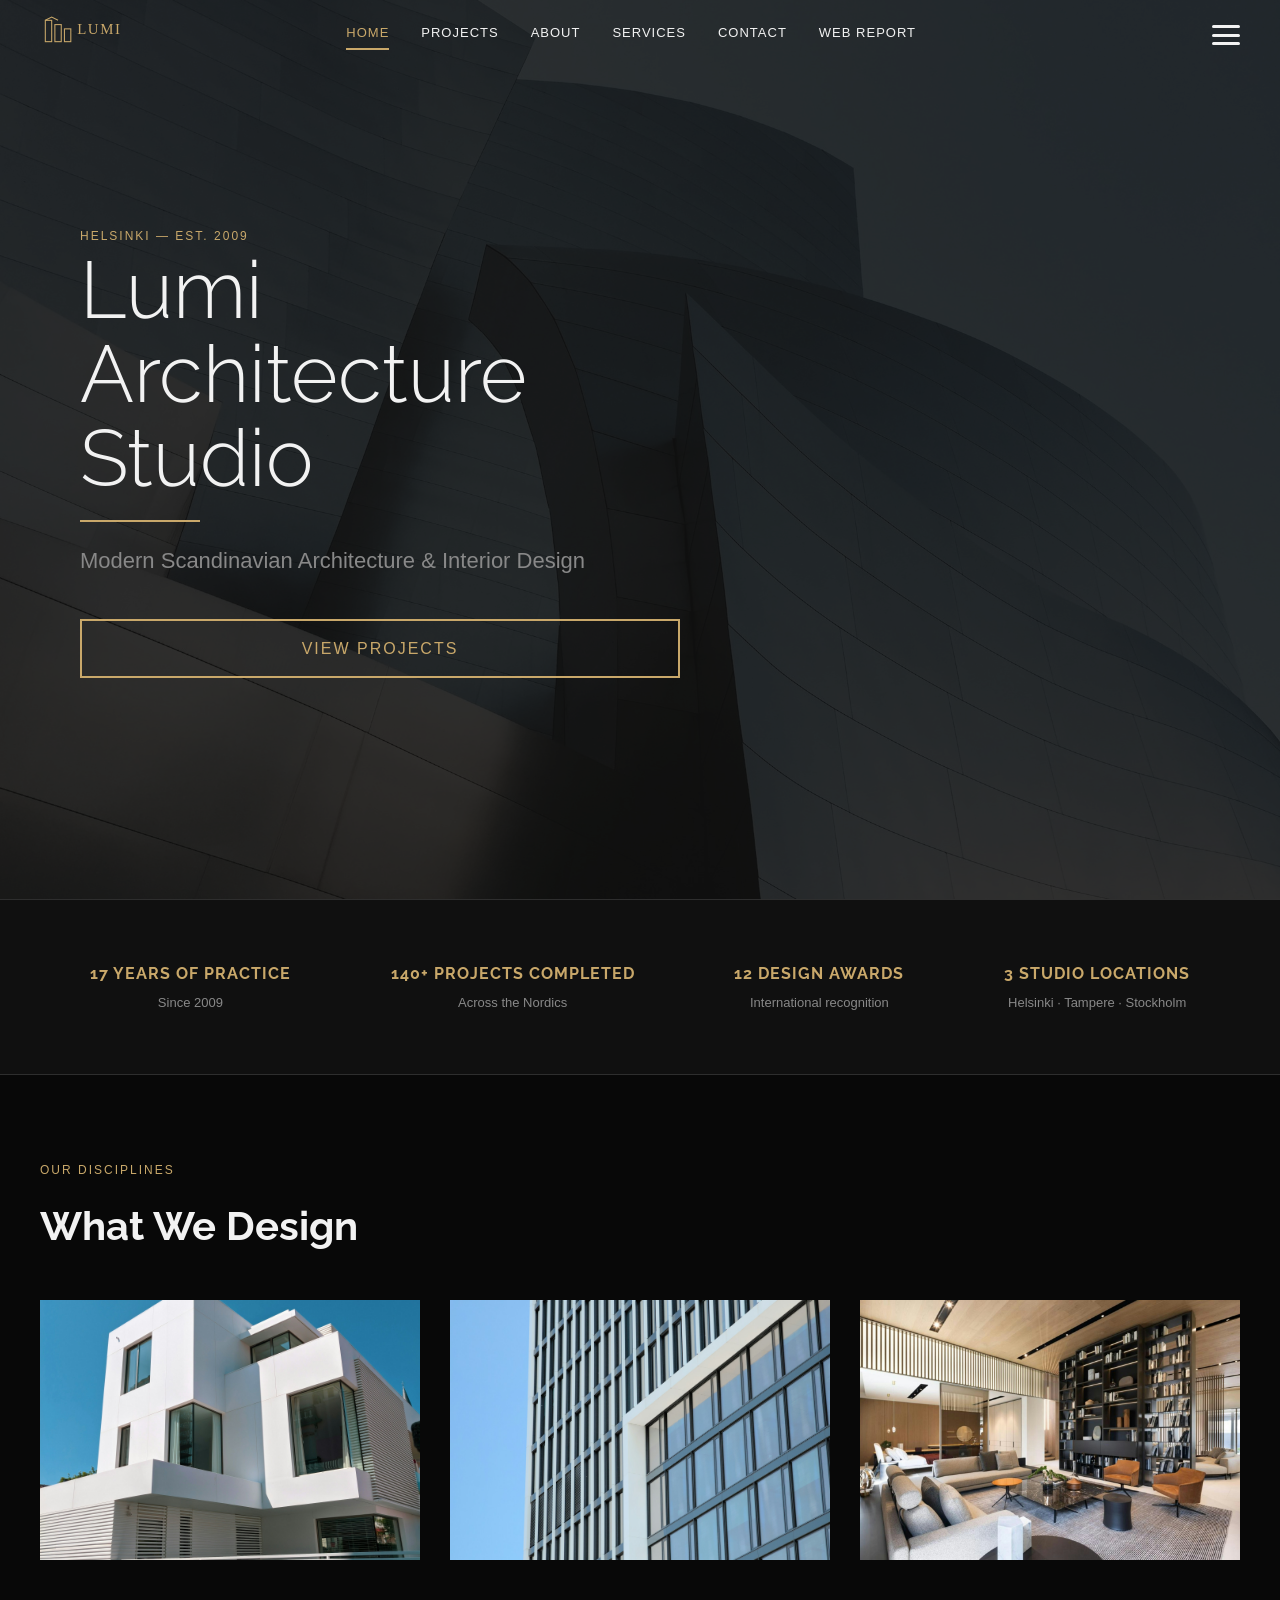
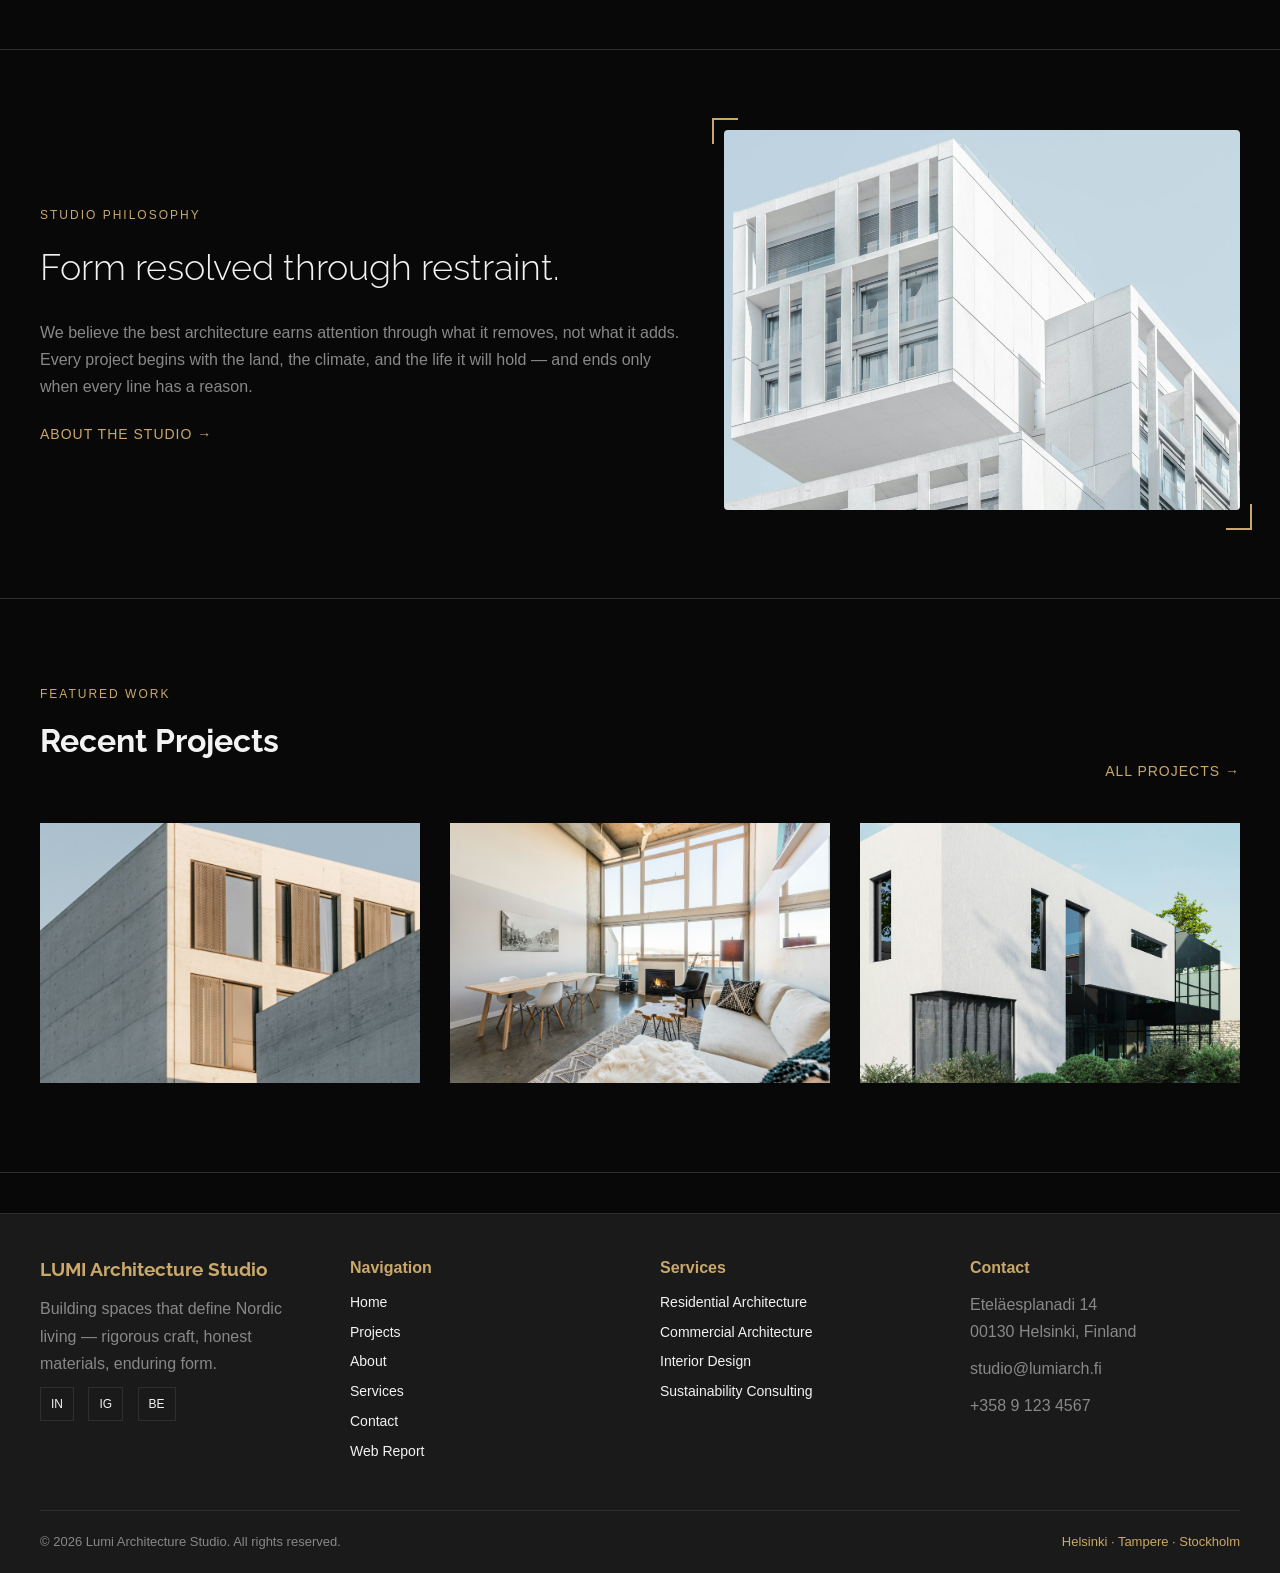
<file: index.html>
<!DOCTYPE html>
<html lang="en">
<head>
  <meta charset="UTF-8">
  <meta name="viewport" content="width=device-width, initial-scale=1.0">
  <title>Lumi Architecture Studio</title>

  <!-- Global styles -->
  <link rel="stylesheet" href="css/style.css">

  <!-- Homepage styles -->
  <link rel="stylesheet" href="css/home.css">
</head>

<body>

<header class="navbar">
  <div class="nav-left">
    <a href="index.html" class="logo">
      <img src="img/logo.svg" alt="Lumi Architecture Studio Logo">
    </a>
  </div>

  <nav class="nav-center">
    <a href="index.html" class="nav-link">HOME</a>
    <a href="projects.html">PROJECTS</a>
    <a href="about.html">ABOUT</a>
    <a href="services.html">SERVICES</a>
    <a href="contact.html">CONTACT</a>
    <a href="report.html">WEB REPORT</a>
  </nav>

  <div class="nav-right">
    <div class="hamburger" id="hamburger">
      <span></span><span></span><span></span>
    </div>
  </div>
</header>

<!-- MOBILE MENU -->
<div class="mobile-menu" id="mobileMenu">
  <div class="close-menu" id="closeMenu">×</div>

  <a href="index.html">HOME</a>
  <a href="projects.html">PROJECTS</a>
  <a href="about.html">ABOUT</a>
  <a href="services.html">SERVICES</a>
  <a href="contact.html">CONTACT</a>
  <a href="report.html">WEB REPORT</a>
</div>

<!-- HERO SECTION -->
<section class="hero">
  <div class="hero-overlay"></div>

  <div class="hero-content">
    <span class="hero-label">HELSINKI — EST. 2009</span>

    <h1 class="hero-title">
      <span>Lumi</span>
      <span>Architecture</span>
      <span>Studio</span>
    </h1>
    <div class="hero-line"></div>
    <p>Modern Scandinavian Architecture & Interior Design</p>

    <a class="cta" href="projects.html">VIEW PROJECTS</a>
  </div>
</section>

<!-- STATS BAR -->
<section class="stats">
  <div>
    <h3>17 YEARS OF PRACTICE</h3>
    <p>Since 2009</p>
  </div>
  <div>
    <h3>140+ PROJECTS COMPLETED</h3>
    <p>Across the Nordics</p>
  </div>
  <div>
    <h3>12 DESIGN AWARDS</h3>
    <p>International recognition</p>
  </div>
  <div>
    <h3>3 STUDIO LOCATIONS</h3>
    <p>Helsinki · Tampere · Stockholm</p>
  </div>
</section>

<!-- DISCIPLINES -->
<section class="disciplines">
  <span class="section-label">OUR DISCIPLINES</span>
  <h2>What We Design</h2>

  <div class="disciplines-grid">
    <article class="disc-card">
      <img src="img/Residential.png" alt="Residential Design">
      <div class="disc-overlay">
        <h3>Residential Design</h3>
        <p>Private homes and retreats conceived around the Nordic landscape — elemental materials, considered light.</p>
      </div>
    </article>

    <article class="disc-card">
      <img src="img/Commercial.png" alt="Commercial Design">
      <div class="disc-overlay">
        <h3>Commercial Design</h3>
        <p>Contemporary commercial spaces with clean Scandinavian form and clear circulation.</p>
      </div>
    </article>

    <article class="disc-card">
      <img src="img/Interior.png" alt="Interior Design">
      <div class="disc-overlay">
        <h3>Interior Design</h3>
        <p>Minimalist interiors crafted with material honesty and careful light.</p>
      </div>
    </article>
  </div>
</section>

<!-- STUDIO PHILOSOPHY -->
<section class="philosophy">
  <div class="philosophy-text">
    <span class="section-label">STUDIO PHILOSOPHY</span>
    <h2>Form resolved through restraint.</h2>
    <p>
      We believe the best architecture earns attention through what it removes, not what it adds.
      Every project begins with the land, the climate, and the life it will hold — and ends only
      when every line has a reason.
    </p>
    <a href="about.html" class="text-link">ABOUT THE STUDIO →</a>
  </div>

  <div class="philosophy-image">
    <img src="img/About.png" alt="Studio Philosophy">
  </div>
</section>

<!-- FEATURED PROJECTS -->
<section class="featured">
  <div class="featured-header">
    <div>
      <span class="section-label">FEATURED WORK</span>
      <h2>Recent Projects</h2>
    </div>
    <a href="projects.html" class="text-link">ALL PROJECTS →</a>
  </div>

  <div class="featured-grid">
    <article class="project-card">
      <img src="img/Nordhaus.png" alt="Nordhaus Tower">
      <div class="project-overlay">
        <span class="project-meta">COMMERCIAL · HELSINKI, FINLAND</span>
        <h3>Nordhaus Tower</h3>
      </div>
    </article>

    <article class="project-card">
      <img src="img/Aino.png" alt="Aino Loft">
      <div class="project-overlay">
        <span class="project-meta">INTERIOR · HELSINKI, FINLAND</span>
        <h3>Aino Loft</h3>
      </div>
    </article>

    <article class="project-card">
      <img src="img/Arktis.png" alt="Villa Arktis">
      <div class="project-overlay">
        <span class="project-meta">RESIDENTIAL · 2024</span>
        <h3>Villa Arktis</h3>
      </div>
    </article>
  </div>
</section>

<footer class="footer">
  <div class="footer-grid">

    <div class="footer-col">
      <h3>LUMI Architecture Studio</h3>
      <p>
        Building spaces that define Nordic living — rigorous craft,
        honest materials, enduring form.
      </p>

      <div class="footer-social">
        <span>IN</span>
        <span>IG</span>
        <span>BE</span>
      </div>
    </div>

    <div class="footer-col">
      <h4>Navigation</h4>
      <a href="index.html">Home</a>
      <a href="projects.html">Projects</a>
      <a href="about.html">About</a>
      <a href="services.html">Services</a>
      <a href="contact.html">Contact</a>
      <a href="report.html">Web Report</a>
    </div>

    <div class="footer-col">
      <h4>Services</h4>
      <a href="services.html">Residential Architecture</a>
      <a href="services.html">Commercial Architecture</a>
      <a href="services.html">Interior Design</a>
      <a href="services.html">Sustainability Consulting</a>
    </div>

    <div class="footer-col">
      <h4>Contact</h4>
      <p>Eteläesplanadi 14<br>00130 Helsinki, Finland</p>
      <p>studio@lumiarch.fi</p>
      <p>+358 9 123 4567</p>
    </div>

  </div>

  <div class="footer-bottom">
    <span>© 2026 Lumi Architecture Studio. All rights reserved.</span>
    <span class="footer-locations">Helsinki · Tampere · Stockholm</span>
  </div>
</footer>

<script src="js/nav.js"></script>

</body>
</html>
</file>
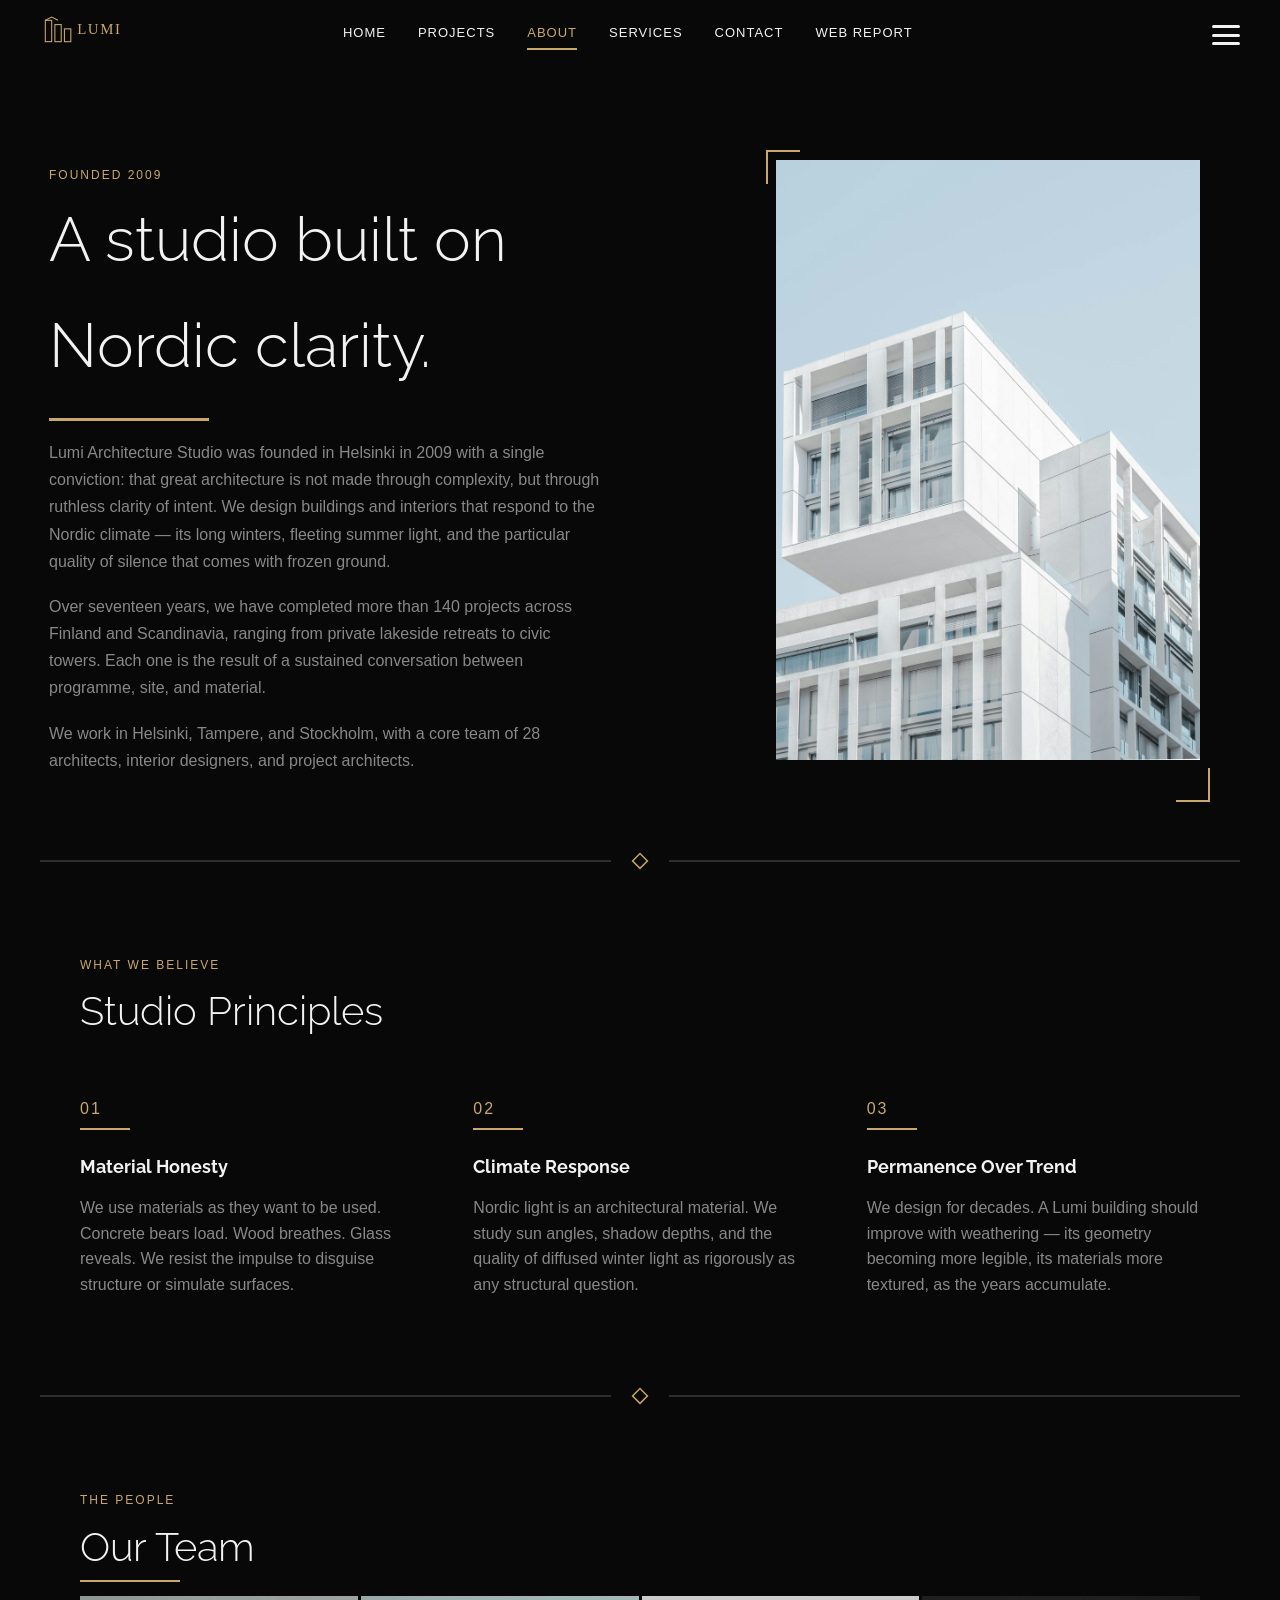
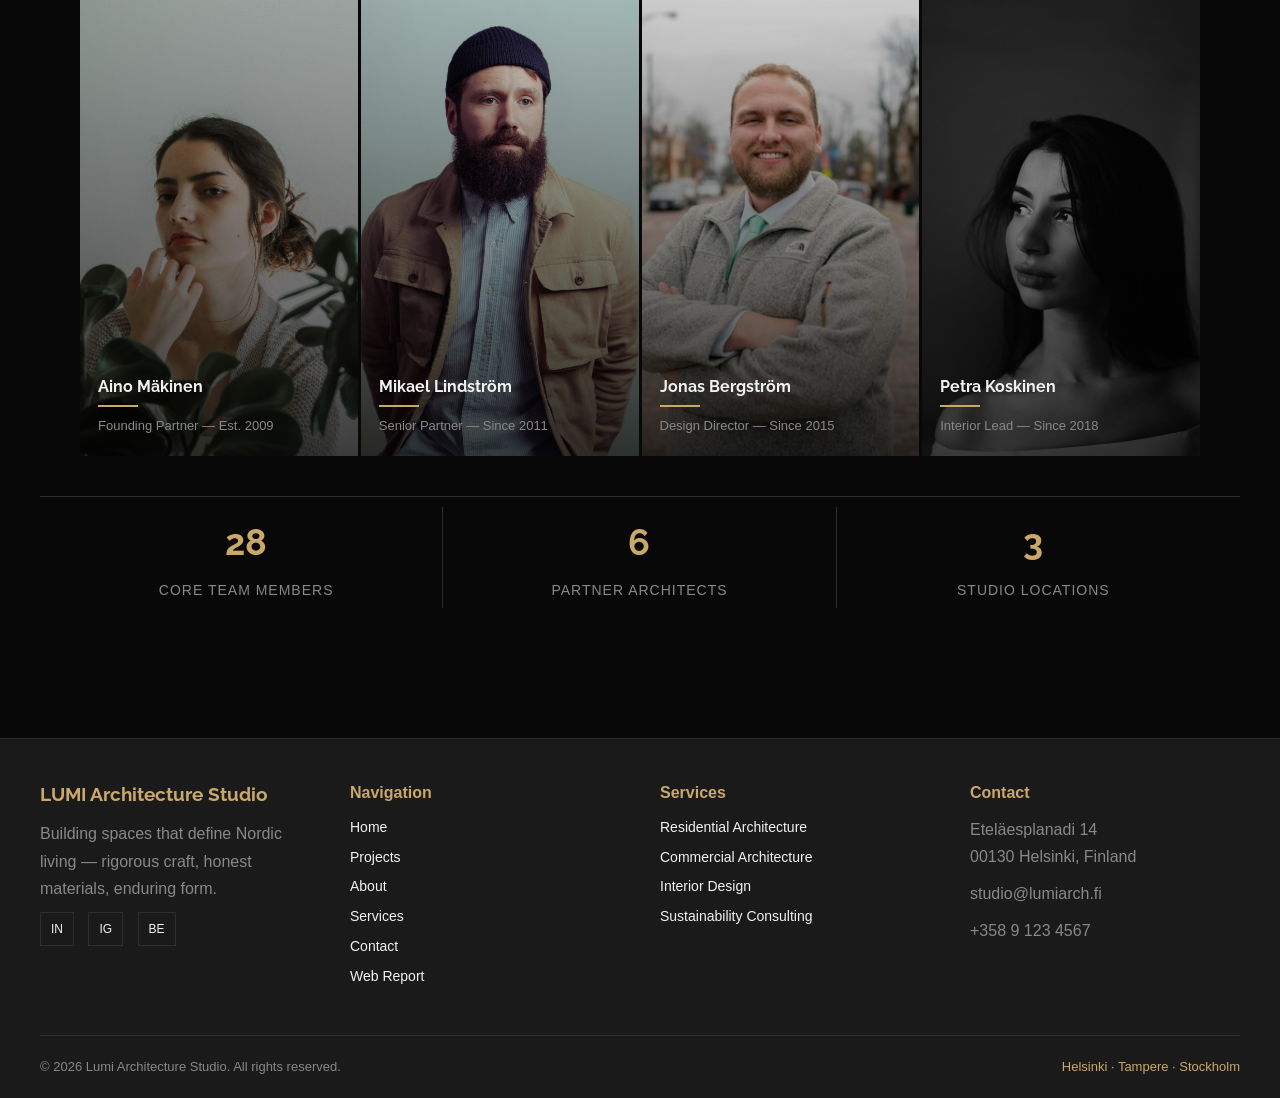
<file: about.html>
<!DOCTYPE html>
<html lang="en">
<head>
  <meta charset="UTF-8">
  <meta name="viewport" content="width=device-width, initial-scale=1.0">
  <title>About — Lumi Architecture Studio</title>

  <link rel="stylesheet" href="css/style.css">
  <link rel="stylesheet" href="css/about.css">
</head>

<body>

<header class="navbar">
  <div class="nav-left">
    <a href="index.html" class="logo">
      <img src="img/logo.svg" alt="Lumi Architecture Studio Logo">
    </a>
  </div>

  <nav class="nav-center">
    <a href="index.html">HOME</a>
    <a href="projects.html">PROJECTS</a>
    <a href="about.html" class="nav-link">ABOUT</a>
    <a href="services.html">SERVICES</a>
    <a href="contact.html">CONTACT</a>
    <a href="report.html">WEB REPORT</a>
  </nav>

  <div class="nav-right">
    <div class="hamburger" id="hamburger">
      <span></span><span></span><span></span>
    </div>
  </div>
</header>

<div class="mobile-menu" id="mobileMenu">
  <div class="close-menu" id="closeMenu">×</div>

  <a href="index.html">HOME</a>
  <a href="projects.html">PROJECTS</a>
  <a href="about.html">ABOUT</a>
  <a href="services.html">SERVICES</a>
  <a href="contact.html">CONTACT</a>
  <a href="report.html">WEB REPORT</a>
</div>

<main class="about-page">

  <!-- TOP SECTION -->
  <section class="philosophy">
    <div class="text">
      <span class="section-label">FOUNDED 2009</span>
      <h1>A studio built on Nordic clarity.</h1>
      <div class="about-line"></div>

      <p>
        Lumi Architecture Studio was founded in Helsinki in 2009 with a single conviction:
        that great architecture is not made through complexity, but through ruthless clarity of intent.
        We design buildings and interiors that respond to the Nordic climate — its long winters,
        fleeting summer light, and the particular quality of silence that comes with frozen ground.
      </p>

      <p>
        Over seventeen years, we have completed more than 140 projects across Finland and Scandinavia,
        ranging from private lakeside retreats to civic towers. Each one is the result of a sustained
        conversation between programme, site, and material.
      </p>

      <p>
        We work in Helsinki, Tampere, and Stockholm, with a core team of 28 architects, interior designers,
        and project architects.
      </p>
    </div>

    <div class="image-wrapper">
      <img src="img/About.png" alt="About Lumi Architecture Studio">
    </div>
  </section>

  <!-- DIVIDER -->
  <div class="divider">
  <span class="line"></span>
   <img src="img/icons/diamond.svg" class="diamond-icon" alt="">
  <span class="line"></span>
</div>

  <!-- PRINCIPLES SECTION -->
  <section class="principles">
    <span class="section-label">WHAT WE BELIEVE</span>
    <h2>Studio Principles</h2>

    <div class="principles-grid">

      <article>
        <span class="principle-number">01</span>
        <h3>Material Honesty</h3>
        <p>
          We use materials as they want to be used. Concrete bears load. Wood breathes. Glass reveals.
          We resist the impulse to disguise structure or simulate surfaces.
        </p>
      </article>

      <article>
        <span class="principle-number">02</span>
        <h3>Climate Response</h3>
        <p>
          Nordic light is an architectural material. We study sun angles, shadow depths, and the quality
          of diffused winter light as rigorously as any structural question.
        </p>
      </article>

      <article>
        <span class="principle-number">03</span>
        <h3>Permanence Over Trend</h3>
        <p>
          We design for decades. A Lumi building should improve with weathering — its geometry becoming
          more legible, its materials more textured, as the years accumulate.
        </p>
      </article>

    </div>
  </section>

  <!-- DIVIDER -->
 <div class="divider">
  <span class="line"></span>
  <img src="img/icons/diamond.svg" class="diamond-icon" alt="">
  <span class="line"></span>
</div>


  <!-- TEAM SECTION -->
  <section class="team">
    <span class="section-label">THE PEOPLE</span>
    <h2>Our Team</h2>

    <div class="team-grid">

      <article>
        <img src="img/Team1.png" alt="Team Member 1">
        <h3>Aino Mäkinen</h3>
        <p>Founding Partner — Est. 2009</p>
      </article>

      <article>
        <img src="img/Team2.png" alt="Team Member 2">
        <h3>Mikael Lindström</h3>
        <p>Senior Partner — Since 2011</p>
      </article>

      <article>
        <img src="img/Team3.png" alt="Team Member 3">
        <h3>Jonas Bergström</h3>
        <p>Design Director — Since 2015</p>
      </article>

      <article>
        <img src="img/Team4.png" alt="Team Member 4">
        <h3>Petra Koskinen</h3>
        <p>Interior Lead — Since 2018</p>
      </article>

    </div>
  </section>

  <!-- TEAM STATS -->
  <section class="team-stats">
    <div>
      <h3>28</h3>
      <p>Core Team Members</p>
    </div>

    <div>
      <h3>6</h3>
      <p>Partner Architects</p>
    </div>

    <div>
      <h3>3</h3>
      <p>Studio Locations</p>
    </div>
  </section>

</main>

<footer class="footer">
  <div class="footer-grid">

    <div class="footer-col">
      <h3>LUMI Architecture Studio</h3>
      <p>
        Building spaces that define Nordic living — rigorous craft,
        honest materials, enduring form.
      </p>

      <div class="footer-social">
        <span>IN</span>
        <span>IG</span>
        <span>BE</span>
      </div>
    </div>

    <div class="footer-col">
      <h4>Navigation</h4>
      <a href="index.html">Home</a>
      <a href="projects.html">Projects</a>
      <a href="about.html">About</a>
      <a href="services.html">Services</a>
      <a href="contact.html">Contact</a>
      <a href="report.html">Web Report</a>
    </div>

    <div class="footer-col">
      <h4>Services</h4>
      <a href="services.html">Residential Architecture</a>
      <a href="services.html">Commercial Architecture</a>
      <a href="services.html">Interior Design</a>
      <a href="services.html">Sustainability Consulting</a>
    </div>

    <div class="footer-col">
      <h4>Contact</h4>
      <p>Eteläesplanadi 14<br>00130 Helsinki, Finland</p>
      <p>studio@lumiarch.fi</p>
      <p>+358 9 123 4567</p>
    </div>

  </div>

  <div class="footer-bottom">
    <span>© 2026 Lumi Architecture Studio. All rights reserved.</span>
    <span class="footer-locations">Helsinki · Tampere · Stockholm</span>
  </div>
</footer>
<script src="js/nav.js"></script>
</body>
</html>
</file>
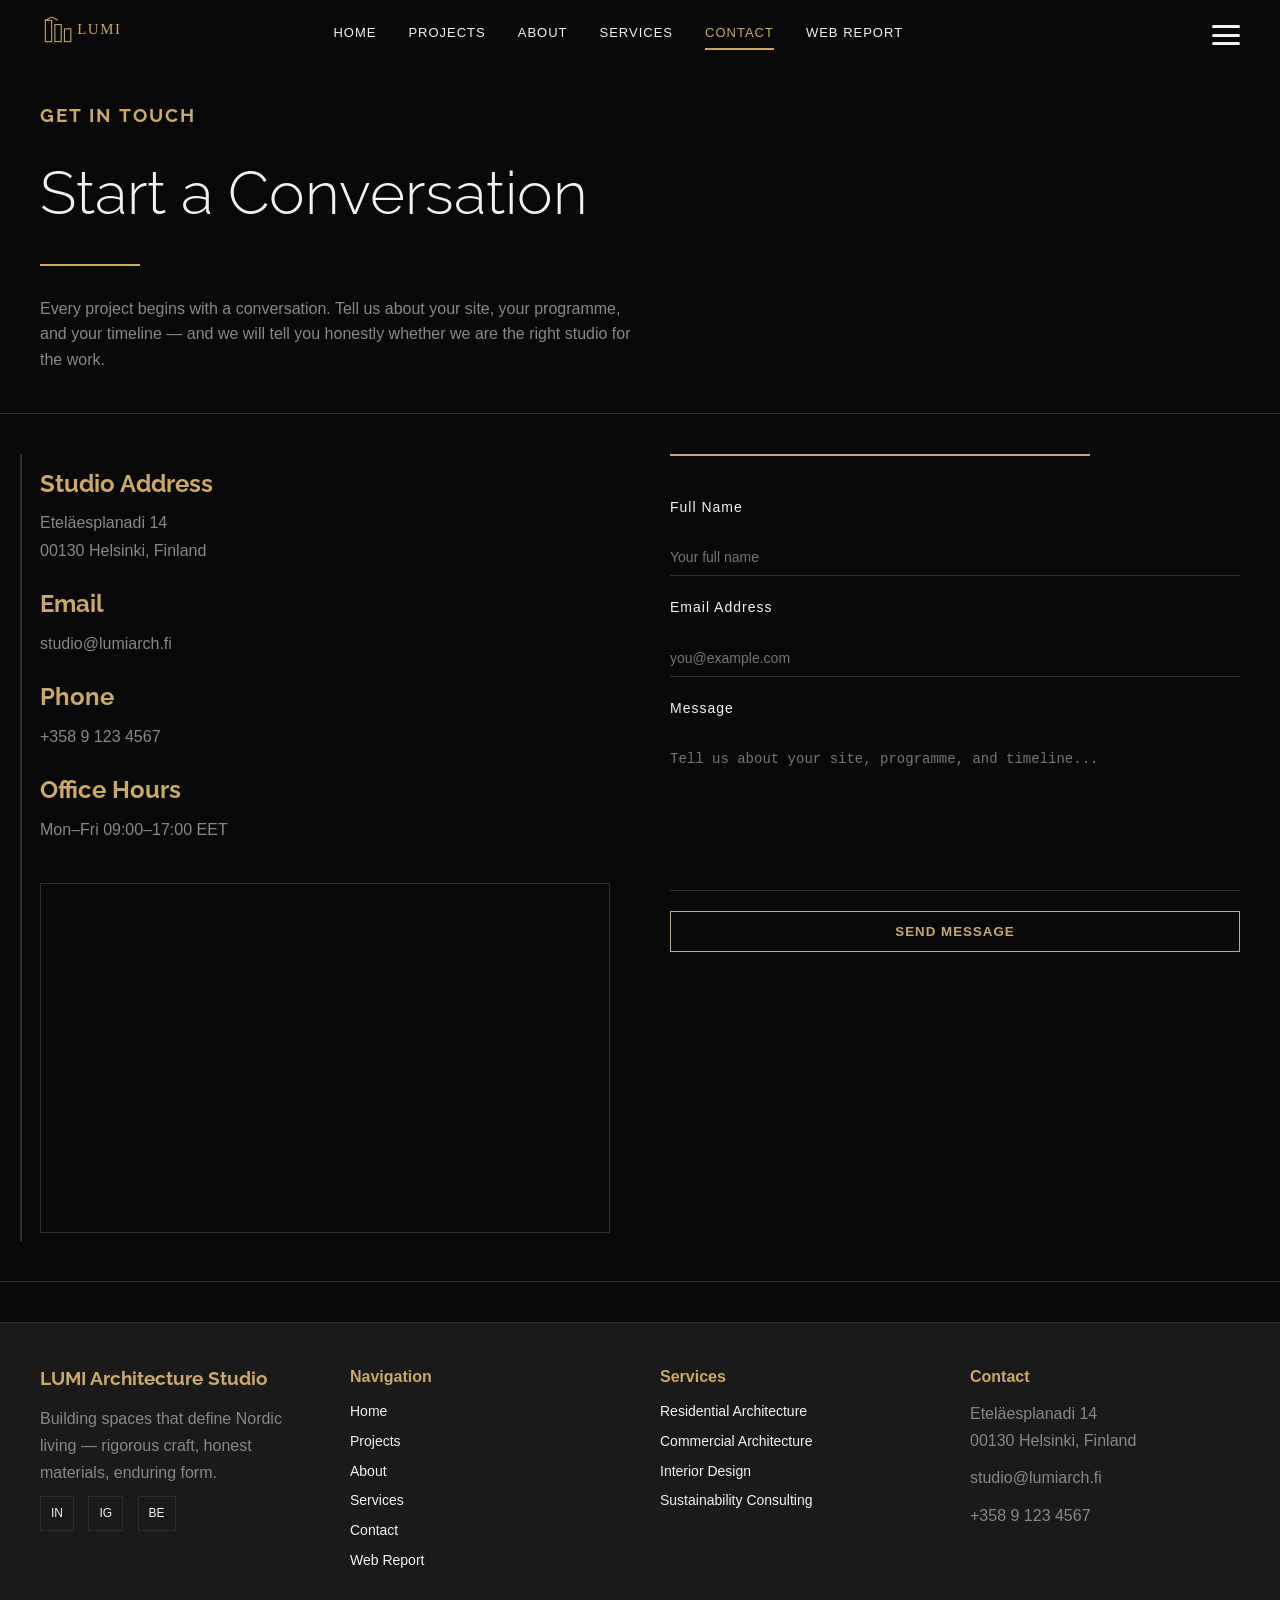
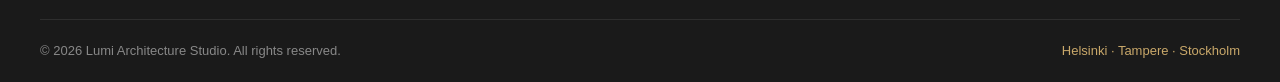
<file: contact.html>
<!DOCTYPE html>
<html lang="en">
<head>
  <meta charset="UTF-8">
  <meta name="viewport" content="width=device-width, initial-scale=1.0">
  <title>Contact — Lumi Architecture Studio</title>

  <link rel="stylesheet" href="css/style.css">
  <link rel="stylesheet" href="css/contact.css">
</head>

<body>

<header class="navbar">
  <div class="nav-left">
    <a href="index.html" class="logo">
      <img src="img/logo.svg" alt="Lumi Architecture Studio Logo">
    </a>
  </div>

  <nav class="nav-center">
    <a href="index.html">HOME</a>
    <a href="projects.html">PROJECTS</a>
    <a href="about.html">ABOUT</a>
    <a href="services.html">SERVICES</a>
    <a href="contact.html" class="nav-link">CONTACT</a>
    <a href="report.html">WEB REPORT</a>
  </nav>

  <div class="nav-right">
    <div class="hamburger" id="hamburger">
      <span></span><span></span><span></span>
    </div>
  </div>
</header>

<div class="mobile-menu" id="mobileMenu">
  <div class="close-menu" id="closeMenu">×</div>

  <a href="index.html">HOME</a>
  <a href="projects.html">PROJECTS</a>
  <a href="about.html">ABOUT</a>
  <a href="services.html">SERVICES</a>
  <a href="contact.html">CONTACT</a>
  <a href="report.html">WEB REPORT</a>
</div>

<main class="contact-page">

  <!-- INTRO -->
  <section class="contact-intro">
    <h3>GET IN TOUCH</h3>
    <h1>Start a Conversation</h1>
    <div class="gold-line"></div>

    <p>
      Every project begins with a conversation. Tell us about your site, your programme,
      and your timeline — and we will tell you honestly whether we are the right studio for the work.
    </p>
  </section>

  <!-- CONTACT GRID -->
  <section class="contact-grid">

    <!-- LEFT SIDE -->
    <div class="contact-info">

      <div class="info-line"></div>

      <h2>Studio Address</h2>
      <p>Eteläesplanadi 14<br>00130 Helsinki, Finland</p>

      <h2>Email</h2>
      <p>studio@lumiarch.fi</p>

      <h2>Phone</h2>
      <p>+358 9 123 4567</p>

      <h2>Office Hours</h2>
      <p>Mon–Fri 09:00–17:00 EET</p>

      <div class="map">
        <iframe
          width="100%"
          height="250"
          frameborder="0"
          scrolling="no"
          src="https://www.openstreetmap.org/export/embed.html?bbox=24.942%2C60.167%2C24.945%2C60.169&layer=mapnik&marker=60.168%2C24.943">
        </iframe>
      </div>

    </div>

    <!-- RIGHT SIDE FORM -->
    <form class="contact-form">

      <div class="form-line"></div>

      <label>Full Name</label>
      <input type="text" placeholder="Your full name">

      <label>Email Address</label>
      <input type="email" placeholder="you@example.com">

      <label>Message</label>
      <textarea placeholder="Tell us about your site, programme, and timeline..."></textarea>

      <button type="submit">SEND MESSAGE</button>

    </form>

  </section>

</main>

<footer class="footer">
  <div class="footer-grid">

    <div class="footer-col">
      <h3>LUMI Architecture Studio</h3>
      <p>
        Building spaces that define Nordic living — rigorous craft,
        honest materials, enduring form.
      </p>

      <div class="footer-social">
        <span>IN</span>
        <span>IG</span>
        <span>BE</span>
      </div>
    </div>

    <div class="footer-col">
      <h4>Navigation</h4>
      <a href="index.html">Home</a>
      <a href="projects.html">Projects</a>
      <a href="about.html">About</a>
      <a href="services.html">Services</a>
      <a href="contact.html">Contact</a>
      <a href="report.html">Web Report</a>
    </div>

    <div class="footer-col">
      <h4>Services</h4>
      <a href="services.html">Residential Architecture</a>
      <a href="services.html">Commercial Architecture</a>
      <a href="services.html">Interior Design</a>
      <a href="services.html">Sustainability Consulting</a>
    </div>

    <div class="footer-col">
      <h4>Contact</h4>
      <p>Eteläesplanadi 14<br>00130 Helsinki, Finland</p>
      <p>studio@lumiarch.fi</p>
      <p>+358 9 123 4567</p>
    </div>

  </div>

  <div class="footer-bottom">
    <span>© 2026 Lumi Architecture Studio. All rights reserved.</span>
    <span class="footer-locations">Helsinki · Tampere · Stockholm</span>
  </div>
</footer>
<script src="js/nav.js"></script>
</body>
</html>
</file>
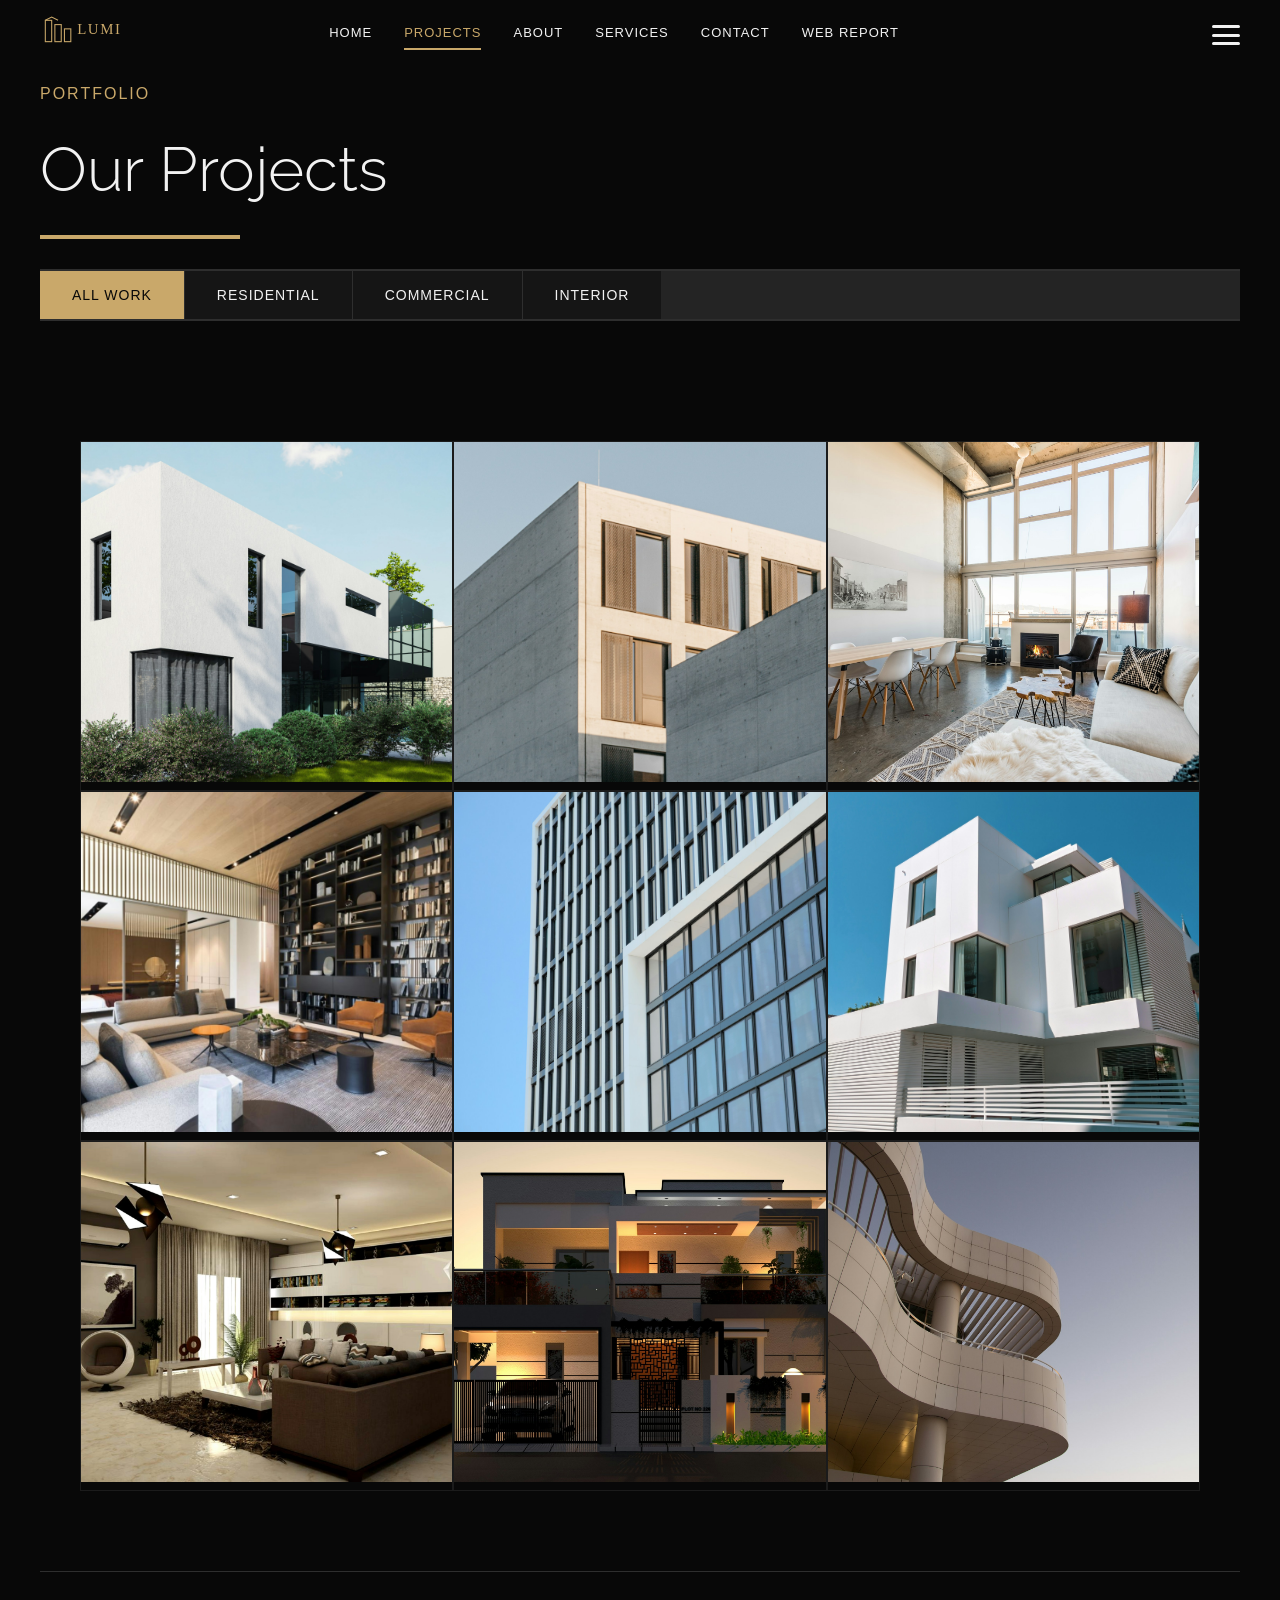
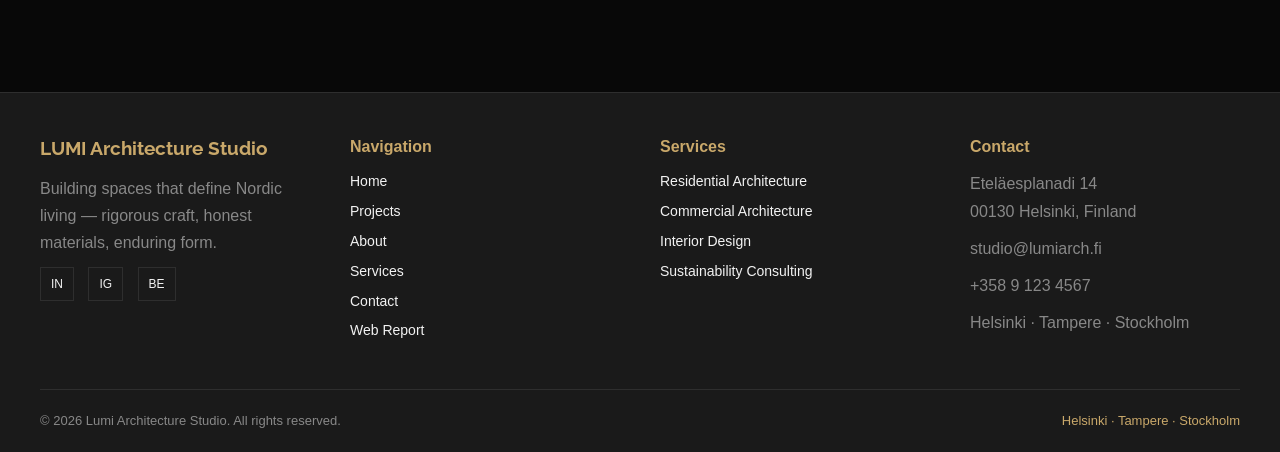
<file: projects.html>
<!DOCTYPE html>
<html lang="en">
<head>
  <meta charset="UTF-8">
  <meta name="viewport" content="width=device-width, initial-scale=1.0">
  <title>Projects — Lumi Architecture Studio</title>

  <!-- Global styles -->
  <link rel="stylesheet" href="css/style.css">

  <!-- Projects page styles -->
  <link rel="stylesheet" href="css/projects.css">
</head>

<body>

<header class="navbar">
  <div class="nav-left">
    <a href="index.html" class="logo">
      <img src="img/logo.svg" alt="Lumi Architecture Studio Logo">
    </a>
  </div>

  <nav class="nav-center">
    <a href="index.html">HOME</a>
     <a href="projects.html" class="nav-link">PROJECTS</a>
    <a href="about.html">ABOUT</a>
    <a href="services.html">SERVICES</a>
    <a href="contact.html">CONTACT</a>
    <a href="report.html">WEB REPORT</a>
  </nav>

  <div class="nav-right">
    <div class="hamburger" id="hamburger">
      <span></span><span></span><span></span>
    </div>
  </div>
</header>

<!-- MOBILE MENU -->
<div class="mobile-menu" id="mobileMenu">
  <div class="close-menu" id="closeMenu">×</div>

  <a href="index.html">HOME</a>
  <a href="projects.html">PROJECTS</a>
  <a href="about.html">ABOUT</a>
  <a href="services.html">SERVICES</a>
  <a href="contact.html">CONTACT</a>
  <a href="report.html">WEB REPORT</a>
</div>

<main class="projects-page">

  <div class="projects-header">
    <span class="section-label">Portfolio</span>
    <h1>Our Projects</h1>
    <div class="project-line"></div>
  </div>

  <!-- FILTER NAV -->
  <div class="filter-bar">
    <div class="project-filters">
      <button data-filter="all" class="active">All Work</button>
      <button data-filter="residential">Residential</button>
      <button data-filter="commercial">Commercial</button>
      <button data-filter="interior">Interior</button>
    </div>
  </div>

  <!-- PROJECT GRID -->
  <section class="project-grid">

    <!-- VILLA ARKTIS -->
    <article class="project-card" data-category="residential">
      <img src="img/Arktis.png" alt="Villa Arktis">
      <div class="overlay">
        <p>Residential · Espoo, Finland</p>
        <h3>Villa Arktis</h3>
      </div>
    </article>

    <!-- NORDHAUS TOWER -->
    <article class="project-card" data-category="commercial">
      <img src="img/Nordhaus.png" alt="Nordhaus Tower">
      <div class="overlay">
        <p>Commercial · Helsinki, Finland</p>
        <h3>Nordhaus Tower</h3>
      </div>
    </article>

    <!-- AINO LOFT -->
    <article class="project-card" data-category="interior">
      <img src="img/Aino.png" alt="Aino Loft">
      <div class="overlay">
        <p>Interior · Helsinki, Finland</p>
        <h3>Aino Loft</h3>
      </div>
    </article>

    <!-- SILTA PENTHOUSE -->
    <article class="project-card" data-category="interior">
      <img src="img/Interior.png" alt="Silta Penthouse">
      <div class="overlay">
        <p>Interior · Tampere, Finland</p>
        <h3>Silta Penthouse</h3>
      </div>
    </article>

    <!-- TALO CULTURAL CENTRE -->
    <article class="project-card" data-category="commercial">
      <img src="img/Commercial.png" alt="Talo Cultural Centre">
      <div class="overlay">
        <p>Commercial · Turku, Finland</p>
        <h3>Talo Cultural Centre</h3>
      </div>
    </article>

    <!-- JÄRVI RETREAT -->
    <article class="project-card" data-category="residential">
      <img src="img/Residential.png" alt="Järvi Retreat">
      <div class="overlay">
        <p>Residential · Lahti, Finland</p>
        <h3>Järvi Retreat</h3>
      </div>
    </article>

    <!-- STUDIO HARMONIA -->
    <article class="project-card" data-category="interior">
      <img src="img/Harmonia.png" alt="Studio Harmonia">
      <div class="overlay">
        <p>Interior · Oulu, Finland</p>
        <h3>Studio Harmonia</h3>
      </div>
    </article>

    <!-- KAIVO RESIDENCE -->
    <article class="project-card" data-category="residential">
      <img src="img/Kaivo.png" alt="Kaivo Residence">
      <div class="overlay">
        <p>Residential · Porvoo, Finland</p>
        <h3>Kaivo Residence</h3>
      </div>
    </article>

    <!-- FORUM COMMERCE PARK -->
    <article class="project-card" data-category="commercial">
      <img src="img/Forum.png" alt="Forum Commerce Park">
      <div class="overlay">
        <p>Commercial · Vantaa, Finland</p>
        <h3>Forum Commerce Park</h3>
      </div>
    </article>

  </section>

</main>

<footer class="footer">
  <div class="footer-grid">

    <div class="footer-col">
      <h3>LUMI Architecture Studio</h3>
      <p>
        Building spaces that define Nordic living — rigorous craft,
        honest materials, enduring form.
      </p>

      <div class="footer-social">
        <span>IN</span>
        <span>IG</span>
        <span>BE</span>
      </div>
    </div>

    <div class="footer-col">
      <h4>Navigation</h4>
      <a href="index.html">Home</a>
      <a href="projects.html">Projects</a>
      <a href="about.html">About</a>
      <a href="services.html">Services</a>
      <a href="contact.html">Contact</a>
      <a href="report.html">Web Report</a>
    </div>

    <div class="footer-col">
      <h4>Services</h4>
      <a href="services.html">Residential Architecture</a>
      <a href="services.html">Commercial Architecture</a>
      <a href="services.html">Interior Design</a>
      <a href="services.html">Sustainability Consulting</a>
    </div>

    <div class="footer-col">
      <h4>Contact</h4>
      <p>Eteläesplanadi 14<br>00130 Helsinki, Finland</p>
      <p>studio@lumiarch.fi</p>
      <p>+358 9 123 4567</p>
      <p class="footer-locations">Helsinki · Tampere · Stockholm</p>
    </div>

  </div>

  <div class="footer-bottom">
    <span>© 2026 Lumi Architecture Studio. All rights reserved.</span>
    <span class="footer-locations">Helsinki · Tampere · Stockholm</span>
  </div>
</footer>

<script src="js/filter.js"></script>
<script src="js/nav.js"></script>
</body>
</html>
</file>
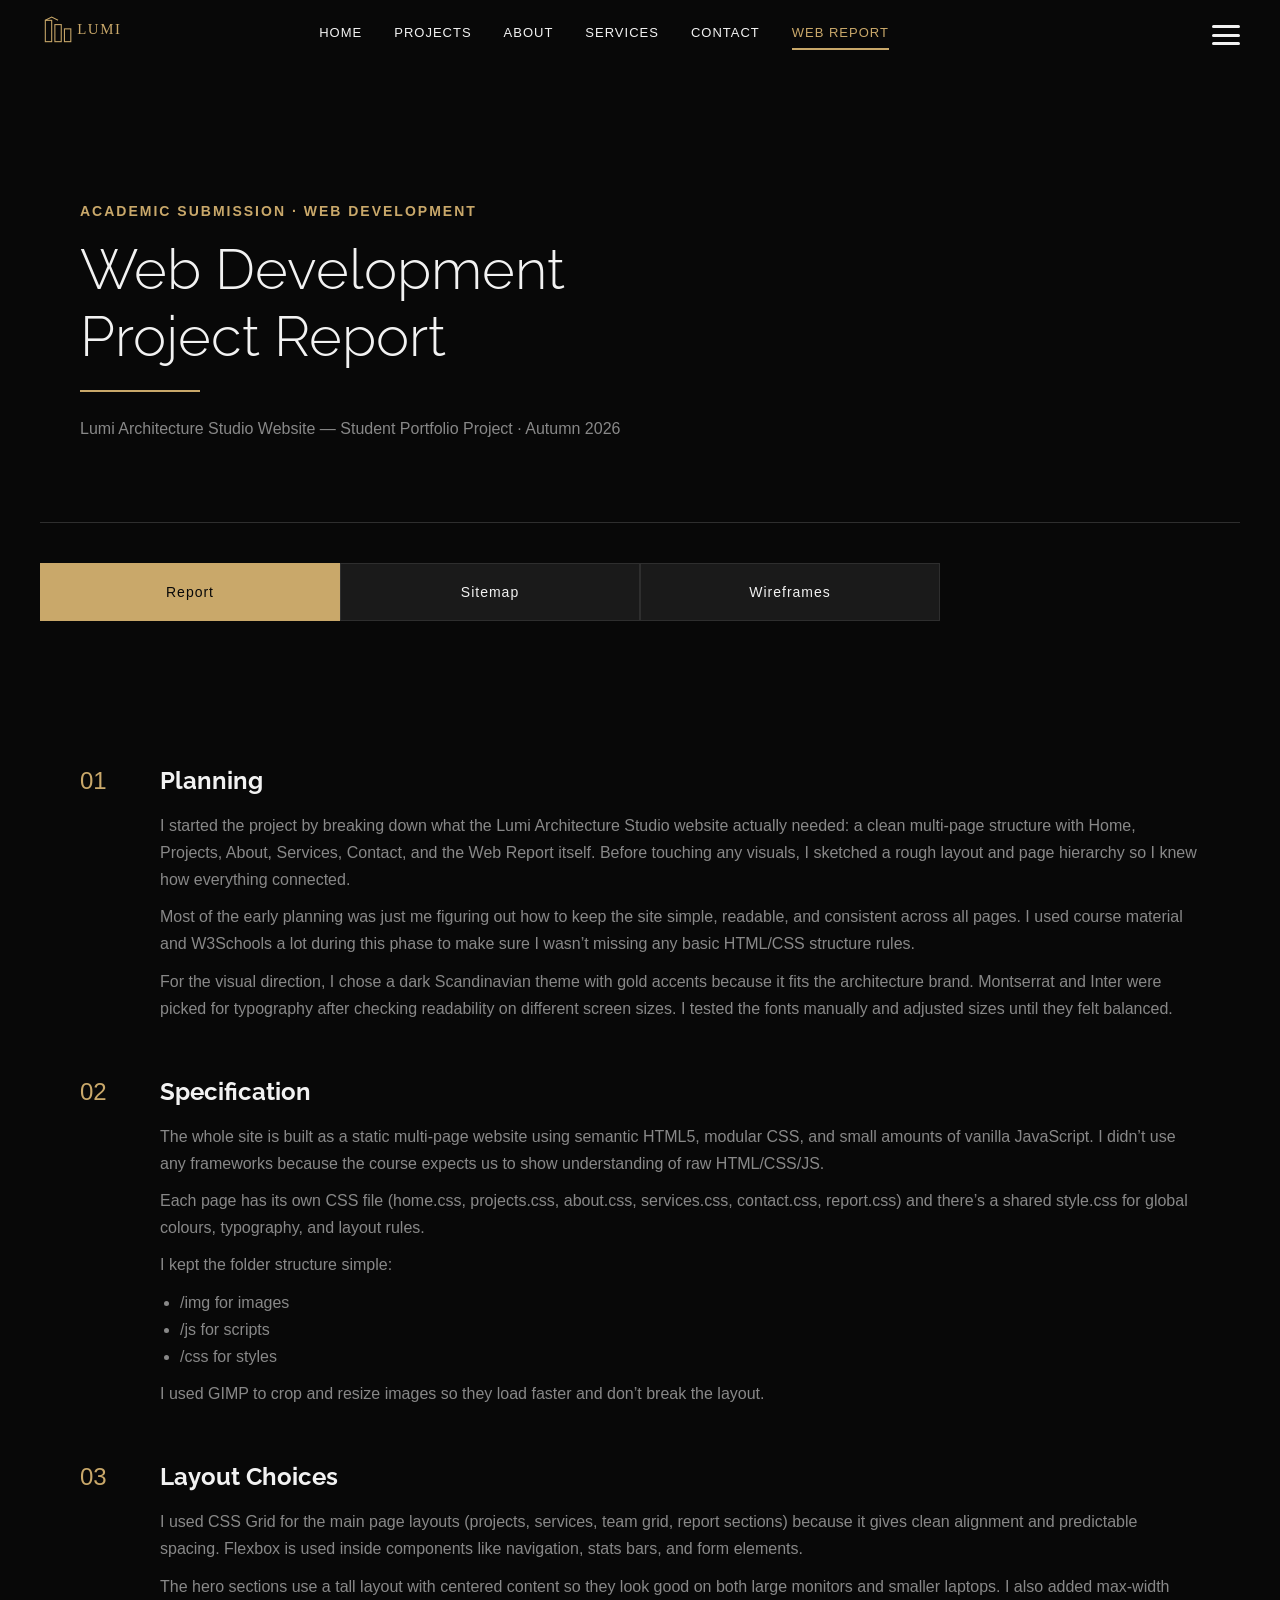
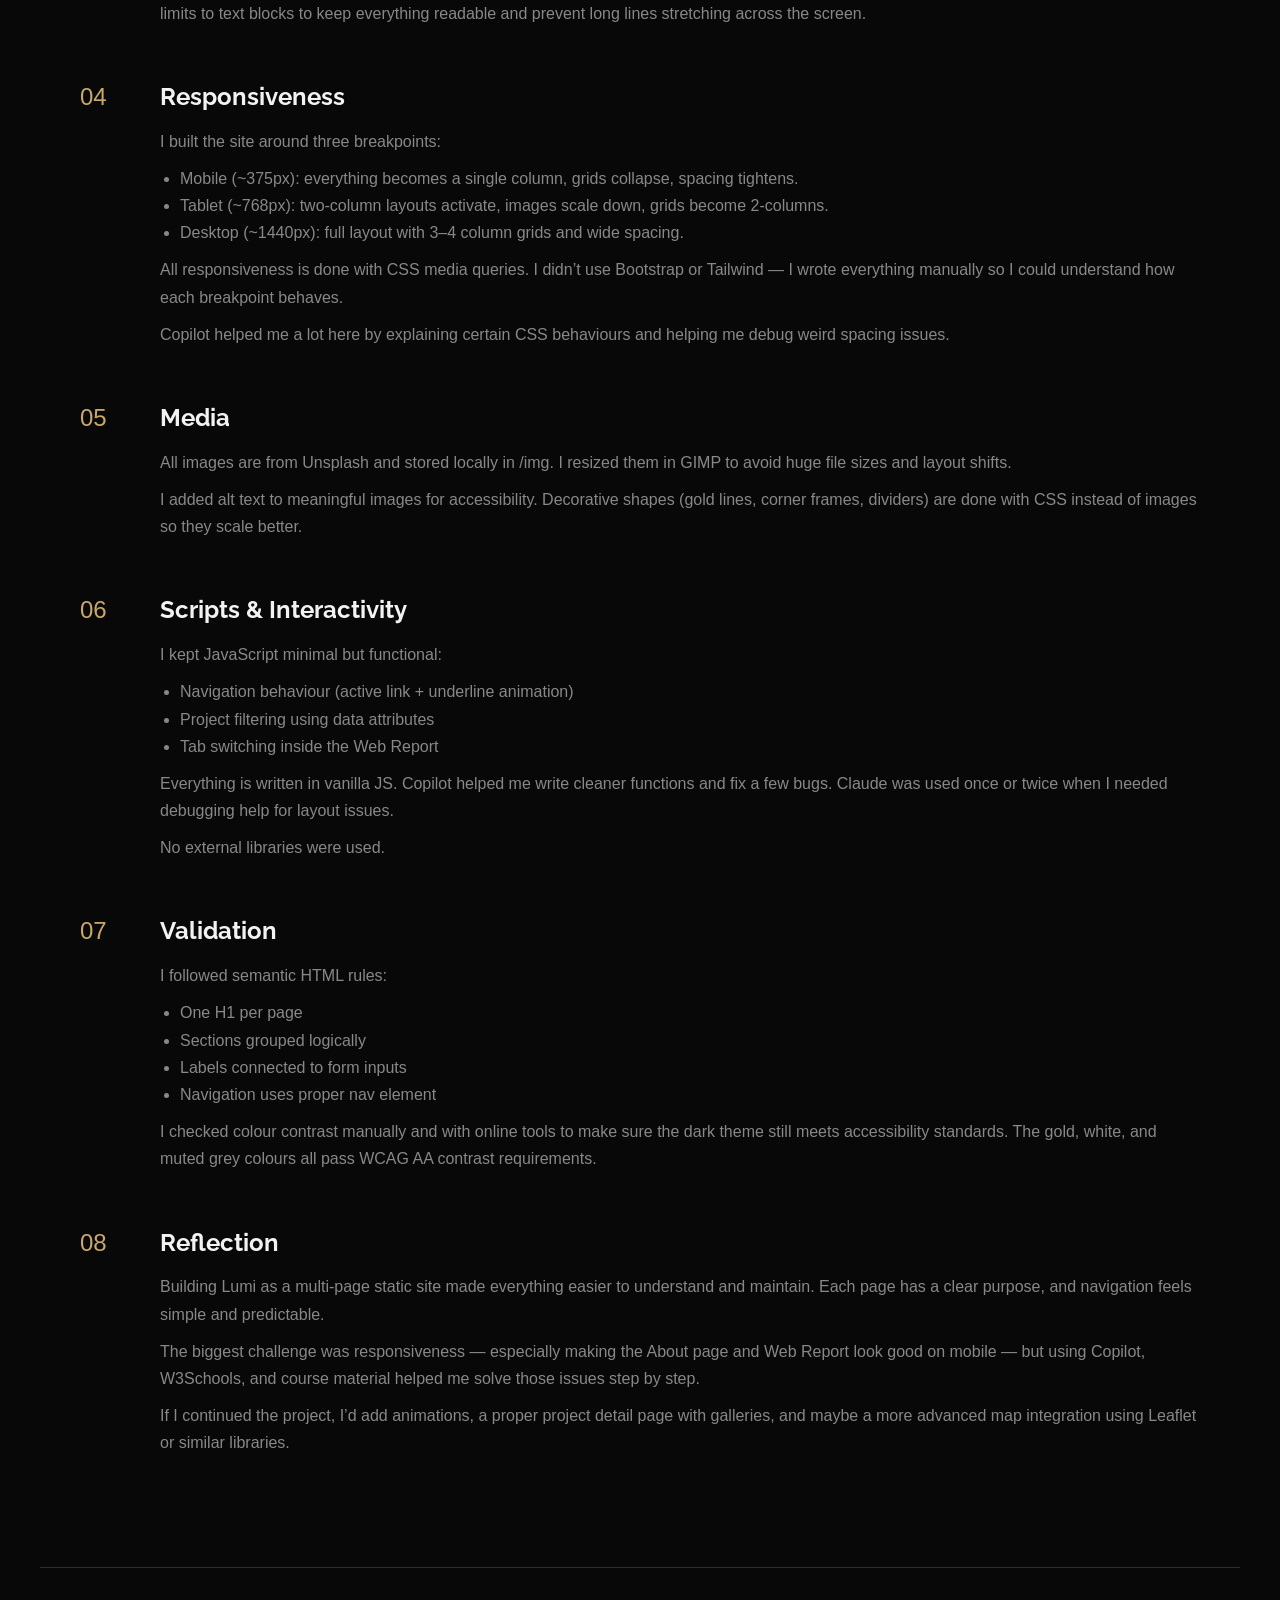
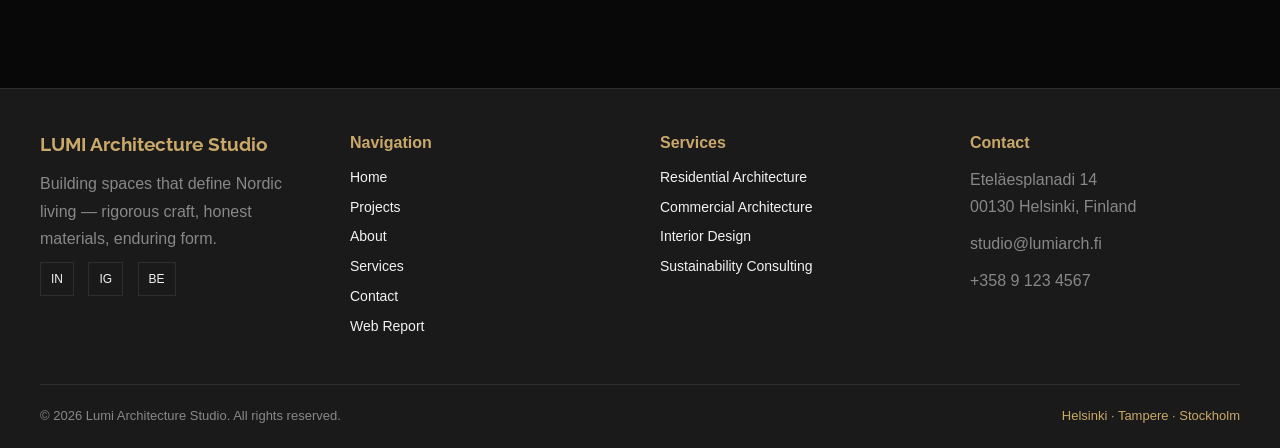
<file: report.html>
<!DOCTYPE html>
<html lang="en">
<head>
  <meta charset="UTF-8">
  <meta name="viewport" content="width=device-width, initial-scale=1.0">
  <title>Web Report — Lumi Architecture Studio</title>

  <link rel="stylesheet" href="css/style.css">
  <link rel="stylesheet" href="css/report.css">
</head>

<body>

<header class="navbar">
  <div class="nav-left">
    <a href="index.html" class="logo">
      <img src="img/logo.svg" alt="Lumi Architecture Studio Logo">
    </a>
  </div>

  <nav class="nav-center">
    <a href="index.html">HOME</a>
    <a href="projects.html">PROJECTS</a>
    <a href="about.html">ABOUT</a>
    <a href="services.html">SERVICES</a>
    <a href="contact.html">CONTACT</a>
    <a href="report.html" class="nav-link">WEB REPORT</a>
  </nav>

  <div class="nav-right">
    <div class="hamburger" id="hamburger">
      <span></span><span></span><span></span>
    </div>
  </div>
</header>

<div class="mobile-menu" id="mobileMenu">
  <div class="close-menu" id="closeMenu">×</div>

  <a href="index.html">HOME</a>
  <a href="projects.html">PROJECTS</a>
  <a href="about.html">ABOUT</a>
  <a href="services.html">SERVICES</a>
  <a href="contact.html">CONTACT</a>
  <a href="report.html">WEB REPORT</a>
</div>

<main class="report-page">
  <!-- TITLE -->
  <section class="report-header">
  <h4 class="report-subtitle">Academic Submission · Web Development</h4>
  <h1 class="report-title">Web Development<br>Project Report</h1>
  <div class="report-gold-line"></div>
  <p class="report-meta">
    Lumi Architecture Studio Website — Student Portfolio Project · Autumn 2026
  </p>
</section>


  <!-- TABS -->
  <div class="report-tabs">
    <button data-tab="report" class="active">Report</button>
    <button data-tab="sitemap">Sitemap</button>
    <button data-tab="wireframes">Wireframes</button>
  </div>

  <!-- TAB: REPORT -->
  <section id="tab-report" class="tab-content active">

    <article class="report-section">
      <div class="number">01</div>
      <div>
        <h2>Planning</h2>
        <p>
          I started the project by breaking down what the Lumi Architecture Studio website actually needed: 
          a clean multi‑page structure with Home, Projects, About, Services, Contact, and the Web Report itself. 
          Before touching any visuals, I sketched a rough layout and page hierarchy so I knew how everything connected.
        </p>
        <p>
          Most of the early planning was just me figuring out how to keep the site simple, readable, 
          and consistent across all pages. I used course material and W3Schools a lot during this phase to make sure 
          I wasn’t missing any basic HTML/CSS structure rules.
        <p>
          For the visual direction, I chose a dark Scandinavian theme with gold accents because it fits the architecture brand.
          Montserrat and Inter were picked for typography after checking readability on different screen sizes. 
          I tested the fonts manually and adjusted sizes until they felt balanced.
        </p>
      </div>
    </article>

    <article class="report-section">
      <div class="number">02</div>
      <div>
        <h2>Specification</h2>
        <p>
          The whole site is built as a static multi‑page website using semantic HTML5, modular CSS, 
          and small amounts of vanilla JavaScript. I didn’t use any frameworks because the course expects us to 
          show understanding of raw HTML/CSS/JS.
        </p>
        <p>
          Each page has its own CSS file (home.css, projects.css, about.css, services.css, contact.css, report.css) 
          and there’s a shared style.css for global colours, typography, and layout rules.
        </p>
        <p>
          I kept the folder structure simple:
        </p>
        <ul>
          <li>/img for images</li>
          <li>/js for scripts</li>
          <li>/css for styles</li>
        </ul>
        <p>
          I used GIMP to crop and resize images so they load faster and don’t break the layout.
        </p>
      </div>
    </article>

    <article class="report-section">
      <div class="number">03</div>
      <div>
        <h2>Layout Choices</h2>
        <p>
          I used CSS Grid for the main page layouts (projects, services, team grid, report sections)
          because it gives clean alignment and predictable spacing. Flexbox is used inside components like
          navigation, stats bars, and form elements.
        </p>
        <p>
          The hero sections use a tall layout with centered content so they look good on both large 
          monitors and smaller laptops. I also added max‑width limits to text blocks to keep everything 
          readable and prevent long lines stretching across the screen.
        </p>
      </div>
    </article>

    <article class="report-section">
      <div class="number">04</div>
      <div>
        <h2>Responsiveness</h2>
        <p>
          I built the site around three breakpoints:
        </p>
        <ul>
          <li>Mobile (~375px): everything becomes a single column, grids collapse, spacing tightens.</li>
          <li>Tablet (~768px): two‑column layouts activate, images scale down, grids become 2‑columns.</li>
          <li>Desktop (~1440px): full layout with 3–4 column grids and wide spacing.</li>
        </ul>
        <p>
          All responsiveness is done with CSS media queries.
          I didn’t use Bootstrap or Tailwind — I wrote everything manually so I 
          could understand how each breakpoint behaves.
        </p>
        <p>
          Copilot helped me a lot here by explaining certain CSS behaviours and helping me debug weird spacing issues.
        </p>
      </div>
    </article>

    <article class="report-section">
      <div class="number">05</div>
      <div>
        <h2>Media</h2>
        <p>
          All images are from Unsplash and stored locally in /img. 
          I resized them in GIMP to avoid huge file sizes and layout shifts.
        </p>
        <p>
          I added alt text to meaningful images for accessibility. 
          Decorative shapes (gold lines, corner frames, dividers) are done 
          with CSS instead of images so they scale better.
        </p>
      </div>
    </article>

    <article class="report-section">
      <div class="number">06</div>
      <div>
        <h2>Scripts & Interactivity</h2>
        <p>
          I kept JavaScript minimal but functional:
        </p>
        <ul>
          <li>Navigation behaviour (active link + underline animation)</li>
          <li>Project filtering using data attributes</li>
          <li>Tab switching inside the Web Report</li>
        </ul>
        <p>
          Everything is written in vanilla JS.
          Copilot helped me write cleaner functions and fix a few bugs.
          Claude was used once or twice when I needed debugging help for layout issues.
        </p>
        <p>
          No external libraries were used.
        </p>
      </div>
    </article>

    <article class="report-section">
      <div class="number">07</div>
      <div>
        <h2>Validation</h2>
        <p>
          I followed semantic HTML rules:
        </p>
        <ul>
          <li>One H1 per page</li>
          <li>Sections grouped logically</li>
          <li>Labels connected to form inputs</li>
          <li>Navigation uses proper nav element</li>
        </ul>
        <p>
          I checked colour contrast manually and with online 
          tools to make sure the dark theme still meets accessibility
          standards. The gold, white, and muted grey colours all pass 
          WCAG AA contrast requirements.
        </p>
      </div>
    </article>

    <article class="report-section">
      <div class="number">08</div>
      <div>
        <h2>Reflection</h2>
        <p>
          Building Lumi as a multi‑page static site made everything easier to
          understand and maintain. Each page has a clear purpose, 
          and navigation feels simple and predictable.
        </p>
        <p>
          The biggest challenge was responsiveness — especially making the About page and
          Web Report look good on mobile — but using Copilot, W3Schools,
          and course material helped me solve those issues step by step.
        </p>
        <p>
          If I continued the project, I’d add animations, a proper project detail 
          page with galleries, and maybe a more advanced map integration using 
          Leaflet or similar libraries.
        </p>
      </div>
    </article>

  </section>

<!-- TAB: SITEMAP -->
<section id="tab-sitemap" class="tab-content">

  <div class="sitemap-header">
    <h4 class="sitemap-subtitle">Information Architecture</h4>
    <h2 class="sitemap-title">Sitemap Diagram</h2>
    <div class="sitemap-gold-line"></div>
    <p class="sitemap-description">
      Click any node to navigate to that page. The diagram shows the primary page hierarchy 
      and linking relationships of the Lumi Architecture Studio website.
    </p>
  </div>

  <!-- REQUIRED WRAPPER -->
  <div class="sitemap-container">

    <!-- ROOT -->
    <div class="sitemap-root">
      <button class="sitemap-node root" data-link="index.html">HOME</button>
      <div class="connector vertical"></div>
    </div>

    <!-- MAIN ROW -->
    <div class="sitemap-main-row">

      <!-- PROJECTS COLUMN -->
      <div class="projects-col">
        <button class="sitemap-node" data-link="projects.html">PROJECTS</button>
        <div class="connector vertical"></div>

        <div class="sitemap-children">
          <button class="sitemap-node child" data-link="projects.html#residential">RESIDENTIAL</button>
          <button class="sitemap-node child" data-link="projects.html#commercial">COMMERCIAL</button>
          <button class="sitemap-node child" data-link="projects.html#interior">INTERIOR</button>
        </div>
      </div>

      <!-- OTHER MAIN PAGES -->
      <button class="sitemap-node" data-link="about.html">ABOUT</button>
      <button class="sitemap-node" data-link="services.html">SERVICES</button>
      <button class="sitemap-node" data-link="contact.html">CONTACT</button>
      <button class="sitemap-node" data-link="report.html">WEB REPORT</button>

    </div> <!-- closes sitemap-main-row -->

  </div> <!-- closes sitemap-container -->

  <!-- LEGEND -->
  <div class="sitemap-legend-horizontal">
    <p><span class="legend root"></span> Root page</p>
    <p><span class="legend nav"></span> Navigation link</p>
    <p><span class="legend node"></span> Secondary page</p>
    <p><span class="legend filter"></span> Filter / sub-category</p>
  </div>

</section>

  <!-- TAB: WIREFRAMES -->
  <section id="tab-wireframes" class="tab-content">
    <div class="wireframe-header">
  <p class="wireframe-eyebrow">UX Documentation</p>
  <h2 class="wireframe-title">Page Wireframes</h2>
  <div class="wireframe-line"></div>
  <p class="wireframe-description">
    Low-fidelity wireframes showing the layout logic for each page at 1440px desktop width.
  </p>
</div>

    <div class="wireframe-filters">
      <button data-page="home" class="active">Home</button>
      <button data-page="projects">Projects</button>
      <button data-page="about">About</button>
      <button data-page="services">Services</button>
      <button data-page="contact">Contact</button>
      <button data-page="report">Web Report</button>
    </div>

    <div class="wireframe">
      <img
        src="img/wireframes/home.png"
        alt="Home page wireframe"
        class="wireframe-image"
      >
    </div>

  </section>

</main>

<footer class="footer">
  <div class="footer-grid">

    <div class="footer-col">
      <h3>LUMI Architecture Studio</h3>
      <p>
        Building spaces that define Nordic living — rigorous craft,
        honest materials, enduring form.
      </p>

      <div class="footer-social">
        <span>IN</span>
        <span>IG</span>
        <span>BE</span>
      </div>
    </div>

    <div class="footer-col">
      <h4>Navigation</h4>
      <a href="index.html">Home</a>
      <a href="projects.html">Projects</a>
      <a href="about.html">About</a>
      <a href="services.html">Services</a>
      <a href="contact.html">Contact</a>
      <a href="report.html">Web Report</a>
    </div>

    <div class="footer-col">
      <h4>Services</h4>
      <a href="services.html">Residential Architecture</a>
      <a href="services.html">Commercial Architecture</a>
      <a href="services.html">Interior Design</a>
      <a href="services.html">Sustainability Consulting</a>
    </div>

    <div class="footer-col">
      <h4>Contact</h4>
      <p>Eteläesplanadi 14<br>00130 Helsinki, Finland</p>
      <p>studio@lumiarch.fi</p>
      <p>+358 9 123 4567</p>
    </div>

  </div>

  <div class="footer-bottom">
    <span>© 2026 Lumi Architecture Studio. All rights reserved.</span>
    <span class="footer-locations">Helsinki · Tampere · Stockholm</span>
  </div>
</footer>

<script src="js/nav.js"></script>
<script src="js/report.js"></script>
</body>
</html>
</file>
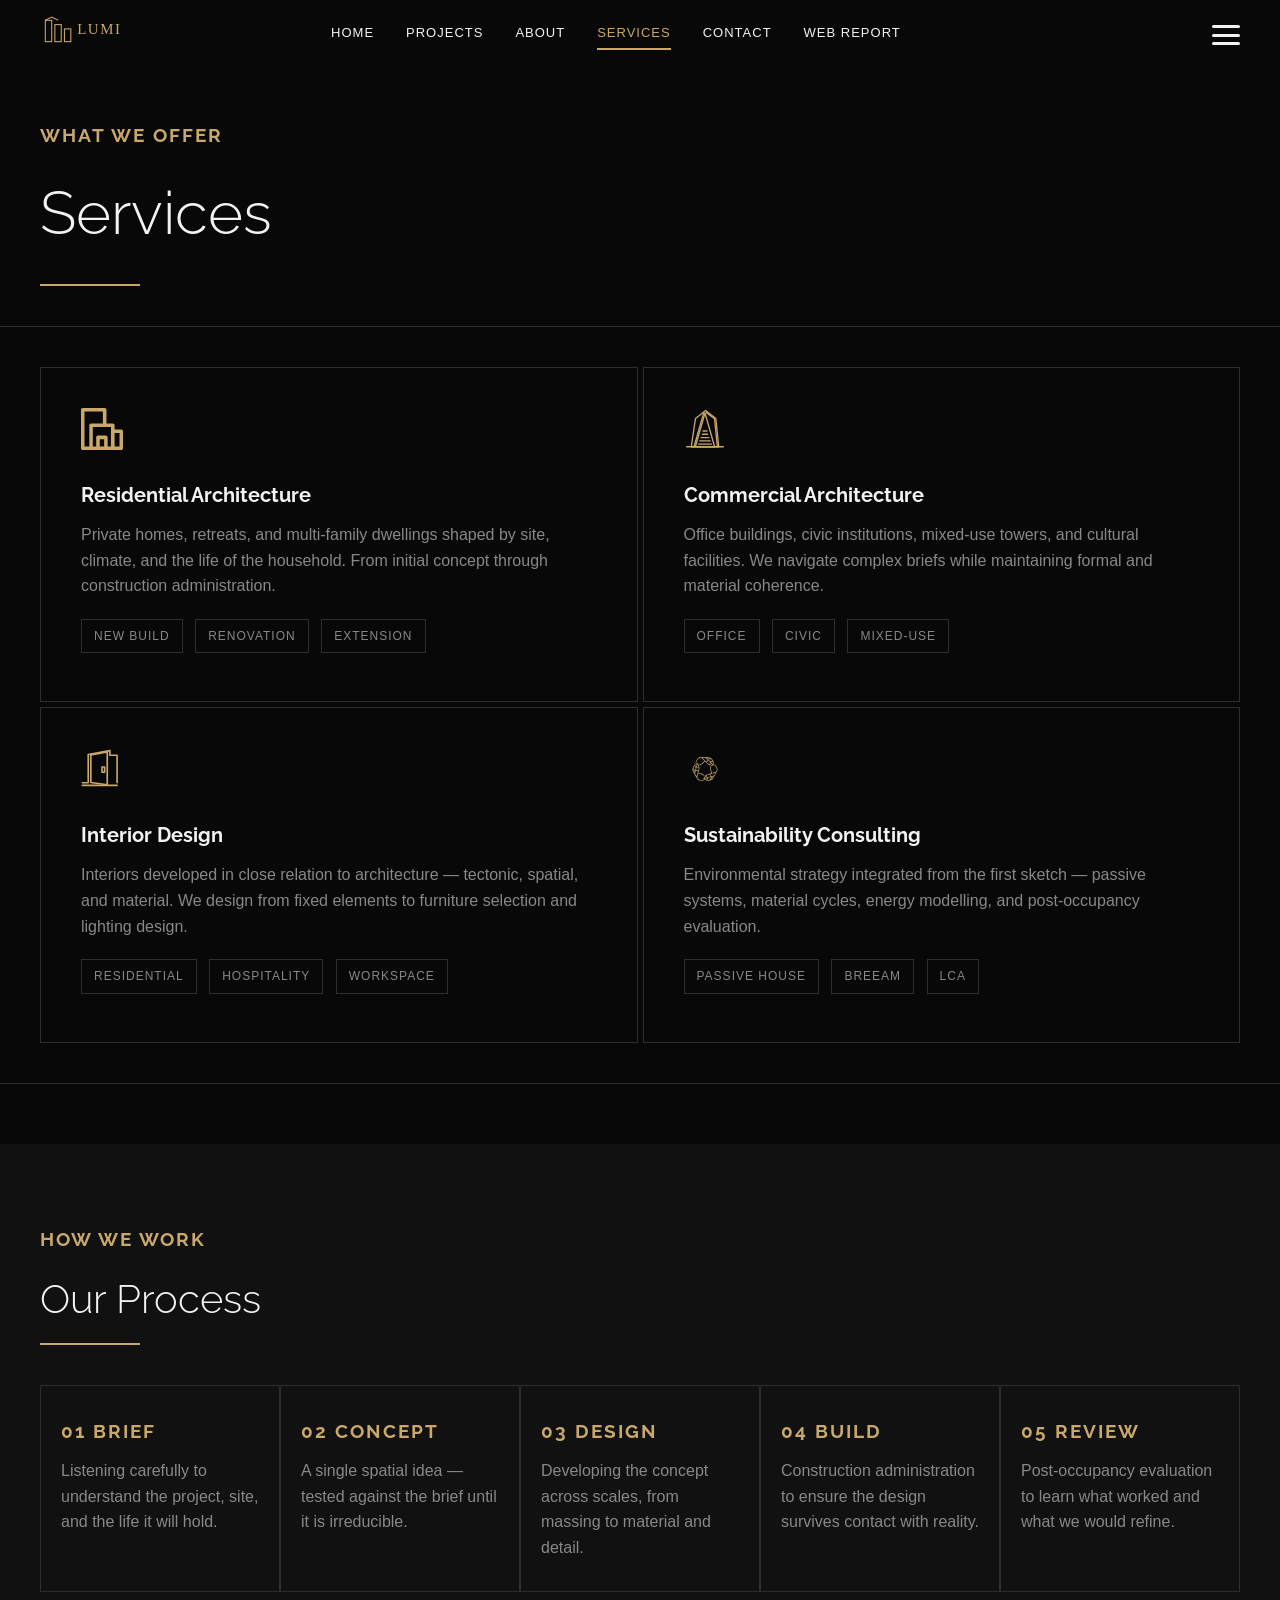
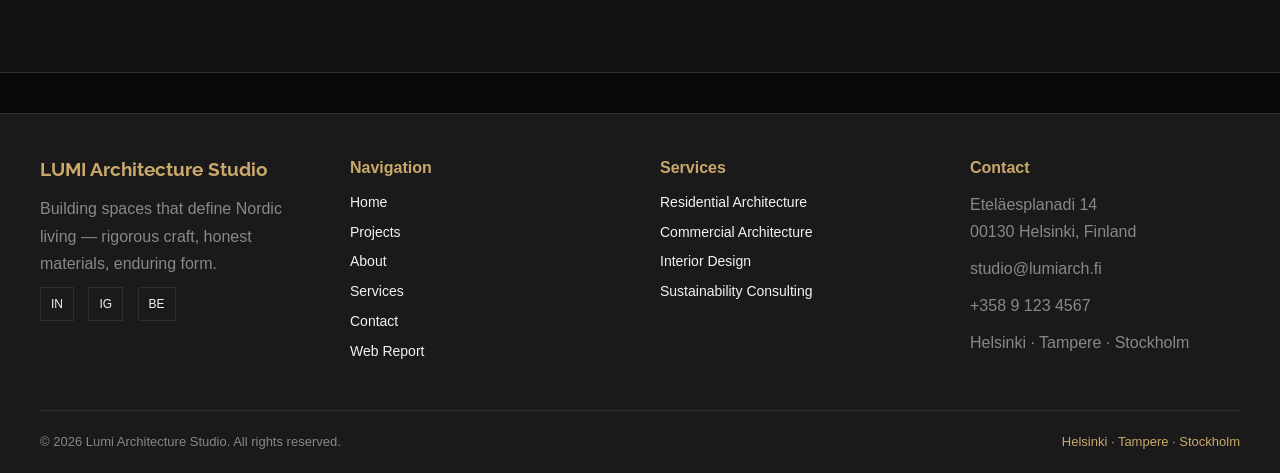
<file: services.html>
<!DOCTYPE html>
<html lang="en">
<head>
  <meta charset="UTF-8">
  <meta name="viewport" content="width=device-width, initial-scale=1.0">
  <title>Services — Lumi Architecture Studio</title>

  <link rel="stylesheet" href="css/style.css">
  <link rel="stylesheet" href="css/services.css">
</head>

<body>

<header class="navbar">
  <div class="nav-left">
    <a href="index.html" class="logo">
      <img src="img/logo.svg" alt="Lumi Architecture Studio Logo">
    </a>
  </div>

  <nav class="nav-center">
    <a href="index.html">HOME</a>
    <a href="projects.html">PROJECTS</a>
    <a href="about.html">ABOUT</a>
    <a href="services.html" class="nav-link">SERVICES</a>
    <a href="contact.html">CONTACT</a>
    <a href="report.html">WEB REPORT</a>
  </nav>

  <div class="nav-right">
    <div class="hamburger" id="hamburger">
      <span></span><span></span><span></span>
    </div>
  </div>
</header>

<div class="mobile-menu" id="mobileMenu">
  <div class="close-menu" id="closeMenu">×</div>

  <a href="index.html">HOME</a>
  <a href="projects.html">PROJECTS</a>
  <a href="about.html">ABOUT</a>
  <a href="services.html">SERVICES</a>
  <a href="contact.html">CONTACT</a>
  <a href="report.html">WEB REPORT</a>
</div>

<main class="services-page">

  <!-- INTRO -->
  <section class="services-intro">
    <h3>WHAT WE OFFER</h3>
    <h1>Services</h1>
  </section>

  <!-- SERVICES GRID -->
  <section class="services-grid">

    <!-- RESIDENTIAL -->
    <article class="service-card">
      <img src="img/icons/residential.svg" class="icon" alt="">
      <div class="content">
        <h3>Residential Architecture</h3>
        <p>
          Private homes, retreats, and multi-family dwellings shaped by site, climate,
          and the life of the household. From initial concept through construction administration.
        </p>

        <div class="tags">
          <span>NEW BUILD</span>
          <span>RENOVATION</span>
          <span>EXTENSION</span>
        </div>
      </div>
    </article>

    <!-- COMMERCIAL -->
    <article class="service-card">
      <img src="img/icons/commercial.svg" class="icon" alt="">
      <div class="content">
        <h3>Commercial Architecture</h3>
        <p>
          Office buildings, civic institutions, mixed-use towers, and cultural facilities.
          We navigate complex briefs while maintaining formal and material coherence.
        </p>

        <div class="tags">
          <span>OFFICE</span>
          <span>CIVIC</span>
          <span>MIXED-USE</span>
        </div>
      </div>
    </article>

    <!-- INTERIOR -->
    <article class="service-card">
      <img src="img/icons/interior.svg" class="icon" alt="">
      <div class="content">
        <h3>Interior Design</h3>
        <p>
          Interiors developed in close relation to architecture — tectonic, spatial,
          and material. We design from fixed elements to furniture selection and lighting design.
        </p>

        <div class="tags">
          <span>RESIDENTIAL</span>
          <span>HOSPITALITY</span>
          <span>WORKSPACE</span>
        </div>
      </div>
    </article>

    <!-- SUSTAINABILITY -->
    <article class="service-card">
      <img src="img/icons/sustainability.svg" class="icon" alt="" width="64" height="64">
      <div class="content">
        <h3>Sustainability Consulting</h3>
        <p>
          Environmental strategy integrated from the first sketch — passive systems,
          material cycles, energy modelling, and post-occupancy evaluation.
        </p>

        <div class="tags">
          <span>PASSIVE HOUSE</span>
          <span>BREEAM</span>
          <span>LCA</span>
        </div>
      </div>
    </article>
  </section>

  <!-- PROCESS SECTION -->
  <section class="process">
    <h3>HOW WE WORK</h3>
    <h2>Our Process</h2>

    <div class="process-steps">

      <article>
        <h3>01 BRIEF</h3>
        <p>Listening carefully to understand the project, site, and the life it will hold.</p>
      </article>

      <article>
        <h3>02 CONCEPT</h3>
        <p>A single spatial idea — tested against the brief until it is irreducible.</p>
      </article>

      <article>
        <h3>03 DESIGN</h3>
        <p>Developing the concept across scales, from massing to material and detail.</p>
      </article>

      <article>
        <h3>04 BUILD</h3>
        <p>Construction administration to ensure the design survives contact with reality.</p>
      </article>

      <article>
        <h3>05 REVIEW</h3>
        <p>Post-occupancy evaluation to learn what worked and what we would refine.</p>
      </article>
    </div>
  </section>
</main>

<footer class="footer">
  <div class="footer-grid">

    <div class="footer-col">
      <h3>LUMI Architecture Studio</h3>
      <p>
        Building spaces that define Nordic living — rigorous craft,
        honest materials, enduring form.
      </p>

      <div class="footer-social">
        <span>IN</span>
        <span>IG</span>
        <span>BE</span>
      </div>
    </div>

    <div class="footer-col">
      <h4>Navigation</h4>
      <a href="index.html">Home</a>
      <a href="projects.html">Projects</a>
      <a href="about.html">About</a>
      <a href="services.html">Services</a>
      <a href="contact.html">Contact</a>
      <a href="report.html">Web Report</a>
    </div>

    <div class="footer-col">
      <h4>Services</h4>
      <a href="services.html">Residential Architecture</a>
      <a href="services.html">Commercial Architecture</a>
      <a href="services.html">Interior Design</a>
      <a href="services.html">Sustainability Consulting</a>
    </div>

    <div class="footer-col">
      <h4>Contact</h4>
      <p>Eteläesplanadi 14<br>00130 Helsinki, Finland</p>
      <p>studio@lumiarch.fi</p>
      <p>+358 9 123 4567</p>
      <p class="footer-locations">Helsinki · Tampere · Stockholm</p>
    </div>

  </div>

  <div class="footer-bottom">
    <span>© 2026 Lumi Architecture Studio. All rights reserved.</span>
    <span class="footer-locations">Helsinki · Tampere · Stockholm</span>
  </div>
</footer>

<script src="js/nav.js"></script>
</body>
</html>
</file>
<file: css/style.css>
@import url('https://fonts.googleapis.com/css2?family=Raleway:wght@300;400;500;600;700&display=swap');

/* ============================
   GLOBAL RESET
============================ */
* {
  margin: 0;
  padding: 0;
  box-sizing: border-box;
}

/* ============================
   COLORS (LUMI DESIGN SYSTEM)
============================ */
:root {
  --black: #080808;
  --charcoal: #1A1A1A;
  --charcoal-light: #242424;
  --gold: #C9A86A;
  --white: #F2F2F2;
  --muted: #888888;
  --border: #2E2E2E;
  --error: #ca2121;
}

/* ============================
   GLOBAL STYLES
============================ */
body {
  background-color: var(--black);
  color: var(--white);
  font-family: 'Inter', sans-serif;
  line-height: 1.7;
  padding-top: 0;
}

h1, h2, h3 {
  font-family: 'Raleway', sans-serif;
  margin-bottom: 15px;
}

a {
  color: var(--white);
  text-decoration: none;
}

a:hover {
  color: var(--gold);
}

/* ============================
   NAVBAR
============================ */
.navbar {
  position: fixed;
  top: 0;
  left: 0;
  width: 100%;
  height: 70px;
  padding: 0 40px;
  background-color: transparent;
  display: flex;
  align-items: center;
  justify-content: space-between;
  z-index: 1000;
  transition: background-color 0.3s ease;
}

.navbar.solid {
  background-color: var(--black);
  border-bottom: 1px solid var(--border);
}

.nav-left .logo img {
  height: 32px;
  width: auto;
}

.nav-center {
  display: flex;
  gap: 32px;
  font-size: 13px;
  letter-spacing: 1px;
  margin-left: auto;
  margin-right: auto;
}

.nav-right {
  display: flex;
  align-items: center;
}

.nav-link {
  position: relative;
  color: var(--white);
  padding-bottom: 4px;
}

.nav-link.active {
  color: var(--gold);
}

.nav-link.active::after {
  content: "";
  position: absolute;
  left: 0;
  bottom: -2px;
  width: 100%;
  height: 2px;
  background: var(--gold);
}



.hamburger {
  width: 28px;
  height: 20px;
  display: flex;
  flex-direction: column;
  justify-content: space-between;
  cursor: pointer;
}

.hamburger span {
  height: 3px;
  background: var(--white);
  width: 100%;
  border-radius: 2px;
  transition: all 0.3s ease; /* animation */
}

/* ANIMATION: hamburger → X */
.hamburger.active span:nth-child(1) {
  transform: translateY(8px) rotate(45deg);
}

.hamburger.active span:nth-child(2) {
  opacity: 0;
}

.hamburger.active span:nth-child(3) {
  transform: translateY(-8px) rotate(-45deg);
}

/* CLOSE BUTTON (X inside menu) */
.close-menu {
  font-size: 32px;
  color: var(--white);
  cursor: pointer;
  position: absolute;
  top: 20px;
  right: 20px;
  line-height: 1;
}

.close-menu:hover {
  color: var(--gold);
}

/* MOBILE MENU */
.mobile-menu {
  position: fixed;
  top: 0;
  right: -100%;
  width: 280px;
  height: 100vh;
  background: var(--black);
  padding: 40px;
  display: flex;
  flex-direction: column;
  gap: 20px;
  transition: right 0.3s ease;
  z-index: 2000;
}

.mobile-menu.open {
  right: 0;
}

.mobile-menu a {
  font-size: 20px;
  color: var(--white);
}

.mobile-menu a:hover {
  color: var(--gold);
}

/* ============================
   SECTIONS
============================ */
section {
  padding: 80px 40px;
  border-bottom: 1px solid var(--border);
}

.section-label {
  color: var(--gold);
  font-size: 12px;
  letter-spacing: 2px;
  text-transform: uppercase;
}

/* ULTRA-THIN GOLD SCROLLBAR */
::-webkit-scrollbar {
  width: 4px; /* very thin */
}

::-webkit-scrollbar-track {
  background: transparent;
}

::-webkit-scrollbar-thumb {
  background: var(--muted);
  border-radius: 10px;
  transition: all 0.25s ease;
}

::-webkit-scrollbar-thumb:hover {
  background: var(--gold);
  width: 8px; /* expands on hover */
}

::-webkit-scrollbar-thumb:active {
  background: var(--gold);
  width: 10px; /* pops when used */
}

/* ============================
   FOOTER
============================ */
.footer {
  background-color: var(--charcoal);
  padding: 40px 40px 20px;
  border-top: 1px solid var(--border);
  margin-top: 40px;
}

.footer-grid {
  display: grid;
  grid-template-columns: repeat(4, 1fr);
  gap: 40px;
  margin-bottom: 40px;
}

.footer-col h3,
.footer-col h4 {
  color: var(--gold);
  margin-bottom: 10px;
}

.footer-col p {
  color: var(--muted);
  margin-bottom: 10px;
}

.footer-col a {
  display: block;
  color: var(--white);
  margin-bottom: 6px;
  font-size: 14px;
}

.footer-col a:hover {
  color: var(--gold);
}

.footer-social span {
  display: inline-block;
  margin-right: 10px;
  padding: 6px 10px;
  border: 1px solid var(--border);
  font-size: 12px;
  color: var(--white);
}

.footer-bottom {
  display: flex;
  justify-content: space-between;
  align-items: center;
  color: var(--muted);
  font-size: 13px;
  padding-top: 20px;
  border-top: 1px solid var(--border);
}

.footer-locations {
  color: var(--gold);
}

/* ============================
   GLOBAL RESPONSIVE SYSTEM
============================ */

/* ===== Tablet (≤ 900px) ===== */
@media (max-width: 900px) {

  /* NAVIGATION */
  .nav-center {
    display: none;
  }

  .hamburger {
    display: flex;
  }

  /* GLOBAL SPACING */
  section {
    padding: 60px 20px;
  }

  /* FOOTER */
  .footer-grid {
    grid-template-columns: 1fr 1fr;
    gap: 20px;
  }

  .footer-bottom {
    flex-direction: column;
    gap: 8px;
    text-align: center;
  }

  /* GLOBAL TYPE */
  h1, .report-title, .sitemap-title, .tab-title, .wireframe-title {
    font-size: 32px;
  }

  h2 {
    font-size: 26px;
  }

  h3 {
    font-size: 20px;
  }

  p, li {
    font-size: 14px;
    line-height: 1.6;
  }
}

/* ===== Mobile (≤ 600px) ===== */
@media (max-width: 600px) {

  /* NAVIGATION */
  .nav-center {
    display: none;
  }

  .hamburger {
    display: flex;
  }

  /* GLOBAL SPACING */
  section {
    padding: 50px 16px;
  }

  /* FOOTER */
  .footer-grid {
    grid-template-columns: 1fr;
    gap: 20px;
  }

  .footer-bottom {
    flex-direction: column;
    gap: 10px;
    text-align: center;
  }

  /* GLOBAL TYPE */
  h1, .report-title, .sitemap-title, .tab-title, .wireframe-title {
    font-size: 26px;
  }

  h2 {
    font-size: 22px;
  }

  h3 {
    font-size: 18px;
  }

  p, li {
    font-size: 13px;
    line-height: 1.6;
  }
}
</file>
<file: css/home.css>
/* ============================
   HERO SECTION
============================ */
.hero {
  position: relative;
  height: 100vh;
  background-image: url("../img/Hero.png");
  background-size: cover;
  background-position: center;
  display: flex;
  align-items: center;
  margin-top: 0;
  padding-left: 80px; /* keep hero text left aligned */
}

.hero-overlay {
  position: absolute;
  inset: 0;
  background: rgba(18, 18, 18, 0.85);
}

.hero-content {
  position: relative;
  max-width: 600px;
  text-align: left; /* keep text left aligned */
}

.hero-label {
  color: var(--gold);
  font-size: 12px;
  letter-spacing: 2px;
  text-transform: uppercase;
}

.hero-title {
  display: flex;
  flex-direction: column;
  font-size: 80px;
  font-weight: 300;
  line-height: 1.05;
}

.hero-line {
  width: 120px;
  height: 2px;
  background: var(--gold);
  margin: 20px 0;
}

.hero-title span {
  display: block;
}

.hero p {
  font-size: 22px;
  color: var(--muted);
  margin-bottom: 40px;
}

/* HERO FADE-IN */
.hero-content {
  opacity: 0;
  transform: translateY(20px);
  animation: heroFade 1.2s ease-out forwards;
}

@keyframes heroFade {
  to {
    opacity: 1;
    transform: translateY(0);
  }
}

/* PERFECT FIGMA CTA BUTTON */
.cta {
  display: block;
  margin: 0 auto; /* center CTA only */
  padding: 14px 40px;
  width: 600px; /* long rectangle */
  border: 2px solid var(--gold);
  color: var(--gold);
  font-size: 16px;
  letter-spacing: 2px;
  text-transform: uppercase;
  text-align: center;
}

.cta:hover {
  background-color: var(--gold);
  color: var(--black);
}


/* ============================
   STATS BAR
============================ */
.stats {
  display: flex;
  justify-content: space-around;
  padding: 60px 40px;
  background-color: rgba(18, 18, 18, 0.85);
  border-bottom: 1px solid var(--border);
}

.stats div {
  text-align: center;
}

.stats h3 {
  color: var(--gold);
  font-size: 16px;
  letter-spacing: 1px;
  margin-bottom: 5px;
}

.stats p {
  color: var(--muted);
  font-size: 13px;
}

/* ============================
   DISCIPLINES SECTION
============================ */
.disciplines {
  padding: 80px 40px;
}

.disciplines h2 {
  font-size: 40px;
  margin: 10px 0 40px;
}

.disciplines-grid {
  display: grid;
  grid-template-columns: repeat(3, 1fr);
  gap: 30px;
}

.disc-card {
  position: relative;
  overflow: hidden;
}

.disc-card img {
  width: 100%;
  height: 260px;
  object-fit: cover;
}

.disc-overlay {
  position: absolute;
  inset: 0;
  background: rgba(20, 20, 20, 0.6);
  opacity: 0;
  display: flex;
  flex-direction: column;
  justify-content: flex-end;
  padding: 20px;
  transition: opacity 0.3s ease;
}

.disc-overlay h3 {
  color: var(--white);
  margin-bottom: 5px;
}

.disc-overlay p {
  color: var(--muted);
  font-size: 14px;
}

.disc-card:hover .disc-overlay {
  opacity: 1;
}

/* ============================
   STUDIO PHILOSOPHY
============================ */
.philosophy {
  padding: 80px 40px;
  display: grid;
  grid-template-columns: 1fr 0.8fr;
  gap: 40px;
  align-items: center;
}

.philosophy h2 {
  font-size: 36px;
  font-weight: 300;
  margin: 10px 0 20px;
}

.philosophy p {
  color: var(--muted);
  margin-bottom: 20px;
}

.text-link {
  color: var(--gold);
  font-size: 14px;
  letter-spacing: 1px;
}

.text-link:hover {
  color: var(--white);
}

.philosophy-image {
  position: relative;
}

.philosophy-image img {
  width: 100%;
  height: 380px;
  object-fit: cover;
  border-radius: 4px;
}

/* Gold corner boxes */
.philosophy-image::before,
.philosophy-image::after {
  content: "";
  position: absolute;
  width: 24px;
  height: 24px;
  border: 2px solid var(--gold);
}

.philosophy-image::before {
  top: -12px;
  left: -12px;
  border-right: none;
  border-bottom: none;
}

.philosophy-image::after {
  bottom: -12px;
  right: -12px;
  border-left: none;
  border-top: none;
}

/* ============================
   FEATURED PROJECTS
============================ */
.featured {
  padding: 80px 40px;
}

.featured-header {
  display: flex;
  justify-content: space-between;
  align-items: flex-end;
  margin-bottom: 40px;
}

.featured-header h2 {
  font-size: 32px;
  margin-top: 8px;
}

.featured-grid {
  display: grid;
  grid-template-columns: repeat(3, 1fr);
  gap: 30px;
}

.project-card {
  position: relative;
  overflow: hidden;
}

.project-card img {
  width: 100%;
  height: 260px;
  object-fit: cover;
}

.project-overlay {
  position: absolute;
  inset: 0;
  background: rgba(20, 20, 20, 0.6);
  opacity: 0;
  display: flex;
  flex-direction: column;
  justify-content: flex-end;
  padding: 20px;
  transition: opacity 0.3s ease;
}

.project-meta {
  color: var(--muted);
  font-size: 12px;
  margin-bottom: 5px;
}

.project-overlay h3 {
  color: var(--white);
  font-size: 18px;
}

.project-card:hover .project-overlay {
  opacity: 1;
}

/* ============================
   HOME PAGE — RESPONSIVE
=========================== */

/* ===== Tablet (≤ 900px) ===== */
@media (max-width: 900px) {

  /* HERO */
  .hero {
    padding-left: 40px;
    height: 80vh;
  }

  .hero-title {
    font-size: 48px;
  }

  .hero p {
    font-size: 18px;
    max-width: 90%;
  }

  .cta {
    width: 240px;
    padding: 12px 20px;
  }

  /* STATS */
  .stats {
    flex-direction: column;
    gap: 20px;
    text-align: center;
    padding: 40px 20px;
  }

  /* DISCIPLINES GRID */
  .disciplines-grid {
    grid-template-columns: 1fr 1fr;
    gap: 20px;
  }

  /* PHILOSOPHY SECTION */
  .philosophy {
    grid-template-columns: 1fr;
    gap: 20px;
  }

  .philosophy-image img {
    width: 100%;
    height: auto;
  }

  /* FEATURED PROJECTS */
  .featured-grid {
    grid-template-columns: 1fr 1fr;
    gap: 20px;
  }
}

/* ===== Mobile (≤ 600px) ===== */
@media (max-width: 600px) {

  /* HERO */
  .hero {
    padding-left: 20px;
    height: auto;
    padding-top: 120px;
    padding-bottom: 80px;
  }

  .hero-title {
    font-size: 36px;
  }

  .hero p {
    font-size: 16px;
    max-width: 100%;
  }

  .cta {
    width: 200px;
    padding: 10px 18px;
    font-size: 12px;
  }

  /* STATS */
  .stats {
    flex-direction: column;
    gap: 16px;
    padding: 30px 10px;
  }

  /* DISCIPLINES GRID */
  .disciplines-grid {
    grid-template-columns: 1fr;
    gap: 16px;
  }

  /* FEATURED PROJECTS */
  .featured-grid {
    grid-template-columns: 1fr;
    gap: 16px;
  }

  /* PHILOSOPHY */
  .philosophy {
    grid-template-columns: 1fr;
    gap: 16px;
  }

  .philosophy h2 {
    font-size: 24px;
  }

  .philosophy p {
    font-size: 14px;
  }
}
</file>
<file: css/about.css>
.about-page {
  max-width: 1400px;
  margin: 0 auto;
  padding: 80px 40px;
}

/* TOP SECTION */
.philosophy {
  display: grid;
  grid-template-columns: 1fr 1fr;
  gap: 40px;
  padding-bottom: 60px;
  padding-left: 9px;
}

.section-label {
  color: var(--gold);
  font-size: 12px;
  letter-spacing: 2px;
  text-transform: uppercase;
  text-align: left;
  margin-bottom: 10px;
}

.philosophy h1 {
  font-size: 62px;
  font-weight: 300;
  margin: 0 0 20px 0;
  text-align: left;
}

.about-line {
  width: 160px;
  height: 3px;
  background: var(--gold);
  margin: 20px 0 18px 0;
}

.philosophy p {
  color: var(--muted);
  margin-bottom: 18px;
  max-width: 620px;
}

/* ============================
   IMAGE WITH GOLD CORNER LINES
=========================== */

.image-wrapper {
  position: relative;
  max-width: 550px;
  margin-left: auto;
}

.image-wrapper img {
  width: 100%;
  height: 600px;
  display: block;
  border: none;
}

/* Gold corner L-shapes */
.image-wrapper::before,
.image-wrapper::after {
  content: "";
  position: absolute;
  width: 32px;
  height: 32px;
  border: 2px solid var(--gold);
}

/* Top-left corner */
.image-wrapper::before {
  top: -10px;
  left: -10px;
  border-right: none;
  border-bottom: none;
}

/* Bottom-right corner */
.image-wrapper::after {
  bottom: -10px;
  right: -10px;
  border-left: none;
  border-top: none;
}

/* ============================
   DIVIDER — INFO ICON
=========================== */

.divider {
  display: flex;
  align-items: center;
  justify-content: center;
  margin: 0px 0;
  z-index: 10;
}

.divider .line {
  width: 675px;
  height: 2px;
  background: var(--border);
}

.diamond-icon {
  width: 18px;
  height: 18px;
  margin: 0 20px;
  display: block;
}

.info-icon {
  display: block;
  margin: 0 20px;
}

.divider.dark .line {
  background: var(--border);
}

/* ============================
   PRINCIPLES SECTION
=========================== */

.principles {
  background: var(--black);
  padding: 80px 40px 90px;
}

.principles .section-label {
  margin-bottom: 10px;
  margin-left: 0px;
}

.principles h2 {
  font-size: 40px;
  font-weight: 300;
  margin: 0 0 50px;
  margin-left: 0px;
}

.principles-grid {
  display: grid;
  grid-template-columns: repeat(3, 1fr);
  gap: 60px;
}

.principles-grid article {
  background: transparent;
  padding: 0;
  border: none;
}

.principle-number {
  color: var(--gold);
  font-size: 16px;
  letter-spacing: 2px;
  text-transform: uppercase;
  display: inline-block;
  margin-bottom: 12px;
}

.principle-number::after {
  content: "";
  display: block;
  width: 50px;
  height: 2px;
  background: var(--gold);
  margin-top: 6px;
}

.principles-grid h3 {
  margin: 10px 0 12px;
  font-size: 18px;
}

.principles-grid p {
  color: var(--muted);
  line-height: 1.6;
}

.about-page section {
  border-bottom: none !important;
}

/* ============================
   TEAM SECTION
=========================== */

.team {
  position: relative;
  background: var(--black);
  padding: 80px 40px 40px;
}

.team::before {
  content: "";
  position: absolute;
  left: 40px;
  top: 175px;
  width: 100px;
  height: 2px;
  background: var(--gold);
}

.team .section-label {
  margin-left: 0px;
  margin-bottom: 0px;
}

.team h2 {
  font-size: 40px;
  font-weight: 300;
  margin-left: 0px;
}

/* TEAM GRID */
.team-grid {
  display: grid;
  grid-template-columns: repeat(4, 1fr);
  gap: 3px;
}

.team-grid article {
  display:flex;
  position: relative;
  overflow: hidden;
  justify-content: center;
  align-items: center;
}

.team-grid img {
  width: 600px;
  height: 460px;
  object-fit: cover;
  display: block;
}

/* DARK OVERLAY */
.team-grid article::before {
  content: "";
  position: absolute;
  inset: 0;
  background: linear-gradient(to top, rgba(0,0,0,0.75), rgba(0,0,0,0.15));
}

/* TEXT ON OVERLAY */
.team-grid h3,
.team-grid p {
  position: absolute;
  left: 18px;
  color: var(--white);
  z-index: 1;
}

.team-grid h3 {
  bottom: 40px;
  font-size: 16px;
}

.team-grid h3::after {
  content: "";
  position: absolute;
  left: 0;
  bottom: -6px;
  width: 40px;
  height: 2px;
  background: var(--gold);
}

.team-grid p {
  bottom: 18px;
  font-size: 13px;
  color: var(--muted);
}

/* TEAM STATS */
.team-stats {
  background: var(--black);
  display: grid;
  grid-template-columns: repeat(3, 1fr);
  border-top: 1px solid var(--border);
  border-bottom: 1px solid var(--border);
  padding: 10px;
  margin-bottom: 0px;
}

.team-stats div {
  text-align: center;
  padding: 5px 0;
  border-right: 1px solid var(--border);
}

.team-stats div:last-child {
  border-right: none;
}

.team-stats h3 {
  color: var(--gold);
  font-size: 36px;
  margin-bottom: 6px;
}

.team-stats p {
  color: var(--muted);
  font-size: 14px;
  letter-spacing: 1px;
  text-transform: uppercase;
}

/* ============================
   RESPONSIVE — TABLET
=========================== */

@media (max-width: 900px) {

  .about-page {
    padding: 80px 20px;
  }

  .philosophy {
    grid-template-columns: 1fr;
    gap: 30px;
  }

  .image-wrapper {
    margin: 20px auto 0;
    max-width: 500px;
  }

  .principles-grid {
    grid-template-columns: repeat(2, 1fr);
    gap: 40px;
  }

  .team-grid {
    grid-template-columns: repeat(2, 1fr);
    gap: 30px;
  }

  .team-stats {
    gap: 40px;
  }
}

/* ============================
   RESPONSIVE — MOBILE
=========================== */

@media (max-width: 600px) {

  .about-page {
    padding: 60px 16px;
  }

  .philosophy {
    grid-template-columns: 1fr;
    gap: 20px;
  }

  .philosophy h1 {
    font-size: 32px;
  }

  .philosophy p {
    font-size: 14px;
  }

  .image-wrapper {
    max-width: 100%;
    margin: 20px auto 0;
  }

  /* Mobile corner line scaling */
  .image-wrapper::before,
  .image-wrapper::after {
    width: 22px;
    height: 22px;
    border-width: 1.5px;
  }

  .image-wrapper::before {
    top: -6px;
    left: -6px;
  }

  .image-wrapper::after {
    bottom: -6px;
    right: -6px;
  }

  .principles-grid {
    grid-template-columns: 1fr;
    gap: 30px;
  }

  .team-grid {
    grid-template-columns: 1fr;
    gap: 20px;
  }

  .team-stats {
    flex-direction: column;
    gap: 20px;
    text-align: center;
  }

  .team::before {
    left: 16px;
  }
}
</file>
<file: css/contact.css>
/* INTRO */
.contact-intro {
  padding: 100px 40px 40px;
  text-align: left;
}

.contact-intro h3 {
  color: var(--gold);
  letter-spacing: 2px;
  margin-bottom: 10px;
}

.contact-intro h1 {
  font-size: 60px;
  font-weight: 300;
  color: var(--white);
}

.gold-line {
  width: 100px;
  height: 2px;
  background: var(--gold);
  margin: 20px 0 30px 0;
}

.contact-intro p {
  color: var(--muted);
  max-width: 600px;
  line-height: 1.6;
}

/* GRID */
.contact-grid {
  display: grid;
  grid-template-columns: 1fr 1fr;
  gap: 60px;
  padding: 40px;
}

/* LEFT SIDE */
.contact-info {
  position: relative;
}

.info-line {
  position: absolute;
  left: -20px;
  top: 0;
  width: 2px;
  height: 100%;
  background: var(--border);
}

.contact-info h2 {
  color: var(--gold);
  margin-bottom: 5px;
  margin-top: 10px;
}

.contact-info p {
  color: var(--muted);
  margin-bottom: 20px;
}

.map iframe {
  border: 1px solid var(--border);
  margin-top: 20px;
  width: 100%;
  height: 350px;
}

/* FORM */
.contact-form {
  display: flex;
  flex-direction: column;
  gap: 20px;
  position: relative;
}

.form-line {
  width: 100%;
  max-width: 420px;
  height: 2px;
  background: var(--gold);
  margin-bottom: 20px;
}

.contact-form label {
  color: var(--white);
  font-size: 14px;
  letter-spacing: 1px;
}

.contact-form input,
.contact-form textarea {
  background: transparent;
  border: none;
  border-bottom: 1px solid var(--border);
  padding: 10px 0;
  color: var(--white);
  font-size: 14px;
  outline: none;
  transition: border-color 0.3s ease;
}

.contact-form input:focus,
.contact-form textarea:focus {
  border-bottom: 1px solid var(--gold);
}

.contact-form textarea {
  height: 150px;
  resize: none;
}

/* BUTTON */
.contact-form button {
  background: transparent;
  border: 1px solid var(--gold);
  color: var(--gold);
  padding: 12px;
  font-weight: bold;
  letter-spacing: 1px;
  cursor: pointer;
  transition: all 0.3s ease;
}

.contact-form button:hover,
.contact-form button:active {
  background: var(--gold);
  color: var(--black);
}

/* ============================
   CONTACT PAGE — RESPONSIVE
=========================== */

/* ===== Tablet (≤ 900px) ===== */
@media (max-width: 900px) {

  .contact-intro {
    padding: 80px 20px 20px;
  }

  .contact-intro h1 {
    font-size: 42px;
  }

  .contact-grid {
    grid-template-columns: 1fr;
    gap: 40px;
    padding: 20px;
  }

  .info-line {
    left: 0;
    height: 100%;
  }

  .contact-form {
    padding: 10px 0;
  }

  .form-line {
    max-width: 100%;
  }

  .map iframe {
    height: 300px;
  }
}

/* ===== Mobile (≤ 600px) ===== */
@media (max-width: 600px) {

  /* PAGE PADDING */
  .contact-page {
    padding: 40px 16px; /* tighter */
  }

  /* INTRO */
  .contact-intro {
    padding: 40px 16px 10px; /* reduced */
  }

  .contact-intro h1 {
    font-size: 30px; /* slightly smaller */
  }

  .gold-line {
    width: 70px;
    margin: 16px 0 24px 0;
  }

  .contact-intro p {
    font-size: 14px;
    max-width: 100%;
  }

  /* GRID */
  .contact-grid {
    grid-template-columns: 1fr;
    gap: 24px; /* tighter */
    padding: 0;
  }

  /* LEFT INFO COLUMN */
  .contact-info {
    padding-left: 4px; /* tighter */
  }

  .info-line {
    left: 0;
    height: 100%;
  }

  .contact-info h2 {
    font-size: 18px;
  }

  .contact-info p {
    font-size: 14px;
    margin-bottom: 14px;
  }

  /* FORM */
  .contact-form {
    padding: 0;
    gap: 16px; /* tighter */
  }

  .form-line {
    max-width: 100%;
    margin-bottom: 16px;
  }

  .contact-form label {
    font-size: 13px;
  }

  .contact-form input,
  .contact-form textarea {
    font-size: 13px;
    padding: 8px 0;
  }

  .contact-form button {
    width: 100%;
    padding: 12px;
    font-size: 13px;
    margin-top: 10px;
  }

  /* MAP */
  .map iframe {
    height: 220px; /* smaller */
    width: 100%;
    margin-top: 10px;
  }
}
</file>
<file: css/projects.css>
/* PAGE WRAPPER */
.projects-page {
  max-width: 1700px; /* wider page */
  margin: 0 auto;
  padding: 80px 40px 80px;
}

/* HEADER: PORTFOLIO + TITLE */
.projects-header {
  text-align: left;
  margin-bottom: 20px;
}

.projects-header .section-label {
  display: inline-block;
  margin-bottom: 10px;
  font-size: 16px;
  letter-spacing: 2px;
  color: var(--gold);
}

.projects-header h1 {
  font-size: 62px; /* larger title */
  font-weight: 300;
  margin-bottom: 10px;
}

/* CONSTANT GOLD LINE UNDER "OUR PROJECTS" */
.project-line {
  width: 200px;
  height: 4px;
  background: var(--gold);
  margin: 12px 0 30px 0;
}

/* FILTER BAR BACKGROUND */
.filter-bar {
  width: 100%;
  background: var(--charcoal-light);
  padding: 0;
  margin-bottom: 40px;
  border-top: 2px solid var(--border);     /* stronger divider */
  border-bottom: 2px solid var(--border);  /* stronger divider */
  display: flex;
  justify-content: flex-start; /* align left */
}

/* FILTER BUTTONS */
.project-filters {
  display: flex;
  gap: 0;
}

.project-filters button {
  background: rgba(18, 18, 18, 0.806);
  border: none;
  color: var(--white);
  font-size: 14px;
  letter-spacing: 1px;
  text-transform: uppercase;
  cursor: pointer;
  padding: 16px 32px; /* rectangular tabs */
  transition: background 0.2s ease, color 0.2s ease;
  border-right: 1px solid var(--border); /* subtle separators */
}

.project-filters button:last-child {
  border-right: none;
}

/* ACTIVE TAB — FULL GOLD BOX */
.project-filters button.active {
  background: var(--gold);
  color: var(--black);
}

/* PROJECT GRID */
.project-grid {
  display: grid;
  grid-template-columns: repeat(3, 1fr);
  gap: 0; /* seamless grid */
}

/* PROJECT CARD */
.project-card {
  position: relative;
  overflow: hidden;
  border: 1px solid rgba(255, 255, 255, 0.08); /* subtle border */
}

.project-card img {
  width: 100%;
  height: 340px; /* bigger rectangle */
  object-fit: cover;
  transition: transform 0.4s ease;
}

/* HOVER EFFECT */
.project-card:hover img {
  transform: scale(1.05);
}

.project-card .overlay {
  position: absolute;
  inset: 0;
  background: rgba(20, 20, 20, 0.75);
  color: var(--white);
  opacity: 0;
  padding: 24px;
  display: flex;
  flex-direction: column;
  justify-content: flex-end;
  transition: opacity 0.3s ease;
}

.project-card:hover .overlay {
  opacity: 1;
}

.project-card .overlay h3 {
  font-size: 20px;
  margin-bottom: 6px;
}

.project-card .overlay p {
  font-size: 14px;
  color: var(--muted);
}

/* ============================
   PROJECTS PAGE — RESPONSIVE
=========================== */

/* ===== Tablet (≤ 900px) ===== */
@media (max-width: 900px) {

  /* PAGE PADDING */
  .projects-page {
    padding: 80px 20px 60px;
  }

  /* HEADER */
  .projects-header h1 {
    font-size: 40px;
  }

  .project-line {
    width: 100px;
  }

  /* FILTER BAR */
  .filter-bar {
    overflow-x: auto;
    white-space: nowrap;
  }

  .project-filters button {
    flex: 0 0 auto;
    padding: 14px 24px;
    font-size: 12px;
  }

  /* GRID */
  .project-grid {
    grid-template-columns: repeat(2, 1fr);
    gap: 10px;
  }

  /* PROJECT CARD */
  .project-card img {
    height: 260px;
  }

  .project-card .overlay h3 {
    font-size: 18px;
  }

  .project-card .overlay p {
    font-size: 13px;
  }
}

/* ===== Mobile (≤ 600px) ===== */
@media (max-width: 600px) {

  /* PAGE PADDING */
  .projects-page {
    padding: 60px 16px 40px;
  }

  /* HEADER */
  .projects-header h1 {
    font-size: 32px;
  }

  .project-line {
    width: 80px;
  }

  /* FILTER BAR */
  .filter-bar {
    overflow-x: auto;
    white-space: nowrap;
  }

  .project-filters button {
    flex: 0 0 auto;
    padding: 12px 20px;
    font-size: 11px;
  }

  /* GRID */
  .project-grid {
    grid-template-columns: 1fr;
    gap: 16px;
  }

  /* PROJECT CARD */
  .project-card img {
    height: 220px;
  }

  .project-card .overlay h3 {
    font-size: 16px;
  }

  .project-card .overlay p {
    font-size: 12px;
  }
}
</file>
<file: css/report.css>
.report-page {
  padding: 120px 40px 80px;
}

/* REPORT HEADER — NEW DESIGN */
.report-header {
  margin-bottom: 10px;
  text-align: left;
}

/* Gold subtitle */
.report-subtitle {
  color: var(--gold);
  font-size: 14px;
  letter-spacing: 2px;
  margin-bottom: 12px;
  text-transform: uppercase;
}

/* Big white title */
.report-title {
  color: var(--white);
  font-size: 56px;
  font-weight: 300;
  line-height: 1.2;
  margin-bottom: 20px;
}

/* Gold line */
.report-gold-line {
  width: 120px;
  height: 2px;
  background-color: var(--gold);
  margin-bottom: 24px;
}

/* Grey meta text */
.report-meta {
  color: var(--muted);
  font-size: 16px;
  max-width: 700px;
  line-height: 1.6;
}

/* TABS — GRID STYLE */
.report-tabs {
  border-top: none !important;
}

.report-tabs {
  display: grid;
  grid-template-columns: repeat(4, 1fr);
  gap: 0px;
  margin: 40px 0;
}

.report-tabs button {
  background: var(--charcoal);
  border: 1px solid var(--border);
  color: var(--white);
  padding: 20px;
  font-size: 14px;
  letter-spacing: 1px;
  cursor: pointer;
  transition: all 0.3s ease;
  text-align: center;
}

.report-tabs button:hover {
  border-color: var(--gold);
  color: var(--gold);
}

.report-tabs button.active {
  background: var(--gold);
  color: var(--black);
  border-color: var(--gold);
}

/* TAB CONTENT */
.tab-content {
  display: none;
}

.tab-content.active {
  display: block;
}

/* REPORT SECTIONS */
.report-section {
  border-top: none !important;
}

.report-section {
  display: grid;
  grid-template-columns: 60px 1fr;
  gap: 20px;
  padding: 20px 0;
  border-top: 1px solid var(--border);
}

.report-section .number {
  font-size: 24px;
  color: var(--gold);
}

.report-section h2 {
  margin-bottom: 10px;
}

.report-section p,
.report-section ul {
  color: var(--muted);
  margin-bottom: 10px;
}

.report-section ul {
  padding-left: 20px;
}

/* ===========================
   SITEMAP HEADER
=========================== */

.sitemap-header {
  text-align: left;
  margin-bottom: 40px;
}

.sitemap-subtitle {
  color: var(--gold);
  font-size: 14px;
  letter-spacing: 2px;
  text-transform: uppercase;
  margin-bottom: 12px;
}

.sitemap-title {
  color: var(--white);
  font-size: 42px;
  font-weight: 300;
  margin-bottom: 16px;
}

.sitemap-gold-line {
  width: 120px;
  height: 2px;
  background-color: var(--gold);
  margin-bottom: 20px;
}

.sitemap-description {
  color: var(--muted);
  font-size: 15px;
  max-width: 700px;
  line-height: 1.6;
}

/* ===========================
   SITEMAP STRUCTURE
=========================== */

.sitemap-container {
  margin: 40px 0;
  display: flex;
  flex-direction: column;
  align-items: center;
}

.sitemap-root {
  display: flex;
  flex-direction: column;
  align-items: center;
}

.sitemap-node {
  background: var(--charcoal);
  border: 1px solid var(--border);
  color: var(--white);
  padding: 16px 24px;
  font-size: 14px;
  letter-spacing: 1px;
  cursor: pointer;
  transition: all 0.25s ease;
  text-align: center;
  min-width: 160px;
}

.sitemap-node:hover {
  border-color: var(--gold);
  color: var(--gold);
}

.sitemap-node.root {
  background: var(--charcoal);
  color: var(--gold);
  border-color: var(--gold);
}

.connector.vertical {
  width: 2px;
  height: 30px;
  background: var(--gold);
  margin: 10px 0;
  position: relative;
}

.connector.vertical::after {
  content: "";
  position: absolute;
  bottom: -6px;
  left: -5px;
  width: 10px;
  height: 10px;
  border-left: 2px solid var(--gold);
  border-bottom: 2px solid var(--gold);
  transform: rotate(-45deg);
}

.sitemap-main-row {
  display: flex;
  flex-wrap: wrap;
  justify-content: center;
  gap: 16px;
  margin-top: 20px;
}

.projects-col {
  display: flex;
  flex-direction: column;
  align-items: center;
}

.sitemap-children {
  display: flex;
  gap: 12px;
  margin-top: 20px;
}

.sitemap-node.child {
  font-size: 12px;
  opacity: 0.85;
}

/* ===========================
   LEGEND
=========================== */

.sitemap-legend-horizontal {
  display: flex;
  gap: 30px;
  margin-top: 40px;
  justify-content: center;
}

.sitemap-legend-horizontal p {
  color: var(--muted);
  font-size: 13px;
  display: flex;
  align-items: center;
  gap: 6px;
}

.legend {
  display: inline-block;
  width: 12px;
  height: 12px;
}

.legend.root { background-color: var(--charcoal); }
.legend.nav { background-color: var(--gold); }
.legend.node { background-color: var(--border); }
.legend.filter { background-color: var(--muted); }

/* ===========================
   RESPONSIVE
=========================== */

/* Tablet */
@media (max-width: 900px) {

  .sitemap-main-row {
    flex-direction: column;
    align-items: center;
    gap: 20px;
  }

  .sitemap-node {
    width: 100%;
    max-width: 320px;
  }

  .projects-col {
    width: 100%;
  }

  .sitemap-children {
    flex-direction: column;
    align-items: center;
    gap: 10px;
    width: 100%;
  }

  .sitemap-legend-horizontal {
    flex-wrap: wrap;
    gap: 12px 24px;
  }
}

/* Mobile */
@media (max-width: 600px) {

  .sitemap-node {
    padding: 12px 16px;
    font-size: 12px;
  }

  .connector.vertical {
    height: 20px;
  }

  .sitemap-legend-horizontal {
    flex-direction: column;
    align-items: flex-start;
    gap: 10px;
  }

  .sitemap-legend-horizontal p {
    font-size: 12px;
  }
}

/* WIREFRAMES */

.wireframe-header {
  text-align: left;
  margin-bottom: 40px;
}

/* Gold eyebrow */
.wireframe-eyebrow {
  color: var(--gold);
  font-size: 14px;
  letter-spacing: 2px;
  text-transform: uppercase;
  margin-bottom: 12px;
}

/* Big white title */
.wireframe-title {
  color: var(--white);
  font-size: 42px;
  font-weight: 300;
  margin-bottom: 16px;
}

/* Gold underline */
.wireframe-line {
  width: 120px;
  height: 2px;
  background-color: var(--gold);
  margin-bottom: 20px;
}

/* Grey description */
.wireframe-description {
  color: var(--muted);
  font-size: 15px;
  max-width: 700px;
  line-height: 1.6;
}

.wireframe-filters {
  margin-top: 20px;
  margin-bottom: 20px;
  display: flex;
  flex-wrap: wrap;
  gap: 10px;
}

.wireframe-filters button {
  background: none;
  border: 1px solid var(--border);
  color: var(--muted);
  padding: 6px 14px;
  font-size: 13px;
  letter-spacing: 1px;
  cursor: pointer;
  transition: all 0.2s ease;
}

.wireframe-filters button.active {
  border-color: var(--gold);
  color: var(--gold);
}

.wireframe {
  margin-top: 10px;
}

.wireframe-image {
  width: 100%;
  border: 1px solid var(--border);
  background-color: var(--charcoal);
  display: block;
  object-fit: contain;
  transition: opacity 0.25s ease;
}

/* ============================
   WEB REPORT — RESPONSIVE
=========================== */

/* ===== Tablet (≤ 900px) ===== */
@media (max-width: 900px) {

  /* PAGE PADDING */
  .report-page {
    padding: 80px 20px 60px;
  }

  /* TABS GRID */
  .report-tabs {
    display: grid;
    grid-template-columns: repeat(2, 1fr);
    gap: 12px;
  }

  .report-tabs button {
    padding: 14px 20px;
    font-size: 13px;
  }

  /* REPORT SECTIONS */
  .report-section {
    grid-template-columns: 40px 1fr;
    gap: 20px;
    padding: 20px 0;
  }

  .report-section .number {
    font-size: 22px;
  }

  /* SWATCHES */
  .swatches {
    grid-template-columns: repeat(2, 1fr);
    gap: 20px;
  }

  /* FORM ROW */
  .form-row {
    grid-template-columns: 1fr;
    gap: 20px;
  }

  /* WIREFRAME FILTERS */
  .wireframe-filters {
    overflow-x: auto;
    white-space: nowrap;
    padding-bottom: 10px;
  }

  .wireframe-filters button {
    flex: 0 0 auto;
    padding: 10px 16px;
    font-size: 12px;
  }
}
</file>
<file: css/services.css>
/* INTRO */
.services-intro {
  padding: 120px 40px 40px;
  text-align: left;
}

.services-intro h3 {
  color: var(--gold);
  margin-bottom: 10px;
  letter-spacing: 2px;
  text-transform: uppercase;
}

.services-intro h1 {
  font-size: 60px;
  font-weight: 300;
  margin-bottom: 20px;
}

/* GOLD LINE UNDER SERVICES */
.services-intro::after {
  content: "";
  display: block;
  width: 100px;
  height: 2px;
  background: var(--gold);
  margin-top: 10px;
}

/* SERVICE GRID */
.services-grid {
  display: grid;
  grid-template-columns: repeat(2, 1fr);
  gap: 5px;
  padding: 40px;
}

/* SERVICE CARD */
.service-card {
  position: relative;
  background-color: var(--black);
  padding: 40px;
  border: 1px solid var(--border);
  transition: all 0.3s ease;
}

/* HOVER EFFECT */
.service-card:hover {
  background-color: var(--charcoal-light);
  border-color: var(--gold);
}

/* ICONS */
.service-card .icon {
  width: 42px;
  height: 42px;
  margin-bottom: 20px;
  color: var(--gold);
}

/* CONTENT */
.service-card h3 {
  color: var(--white);
  margin-bottom: 10px;
  font-size: 20px;
}

.service-card p {
  color: var(--muted);
  margin-bottom: 20px;
  line-height: 1.6;
}

/* TAGS */
.tags span {
  display: inline-block;
  border: 1px solid var(--border);
  padding: 6px 12px;
  margin-right: 8px;
  margin-bottom: 8px;
  font-size: 12px;
  letter-spacing: 1px;
  color: var(--muted);
}

/* OVERLAY */
.overlay {
  position: absolute;
  inset: 0;
  background: rgba(40, 40, 40, 0.85);
  color: var(--white);
  opacity: 0;
  padding: 40px;
  display: flex;
  flex-direction: column;
  justify-content: flex-end;
  transition: opacity 0.3s ease;
}

.service-card:hover .overlay {
  opacity: 1;
}

.overlay h3 {
  color: var(--gold);
  margin-bottom: 10px;
}

.overlay p {
  color: var(--white);
}

/* PROCESS SECTION */
.process {
  background: #111;
  padding: 80px 40px;
  margin-top: 60px;
}

.process h3 {
  color: var(--gold);
  margin-bottom: 10px;
  letter-spacing: 2px;
  text-transform: uppercase;
}

.process h2 {
  font-size: 40px;
  font-weight: 300;
  margin-bottom: 20px;
}
.process h2::after {
  content: "";
  display: block;
  width: 100px;
  height: 2px;
  background: var(--gold);
  margin-top: 10px;
  margin-bottom: 40px;
}

/* PROCESS GRID */
.process-steps {
  display: grid;
  grid-template-columns: repeat(5, 1fr);
  border-top: 1px solid var(--border);
  border-bottom: 1px solid var(--border);
}

.process-steps article {
  padding: 30px 20px;
  border-right: 1px solid var(--border);
  border-left: 1px solid var(--border);
}

.process-steps article:last-child {
  border-right: 1px solid var(--border);
}

.process-steps h3 {
  color: var(--gold);
  margin-bottom: 10px;
}

.process-steps p {
  color: var(--muted);
  line-height: 1.6;
}

/* ============================
   SERVICES PAGE — RESPONSIVE
=========================== */

/* ===== Tablet (≤ 900px) ===== */
@media (max-width: 900px) {

  /* PAGE PADDING */
  .services-page {
    padding: 80px 20px;
  }

  /* HEADER */
  .services-header h1 {
    font-size: 40px;
  }

  .services-line {
    width: 100px;
  }

  /* SERVICES GRID */
  .services-grid {
    grid-template-columns: repeat(2, 1fr);
    gap: 20px;
  }

  /* SERVICE CARD */
  .service-card {
    padding: 24px;
  }

  .service-card img {
    width: 40px;
    height: 40px;
  }

  .service-card h3 {
    font-size: 20px;
  }

  .service-card p {
    font-size: 14px;
  }

  /* TAGS */
  .service-tags span {
    font-size: 11px;
    padding: 6px 10px;
  }

  /* PROCESS SECTION */
  .process-header h2 {
    font-size: 32px;
  }

  .process-line {
    width: 90px;
  }

  .process-steps {
    grid-template-columns: repeat(2, 1fr);
    gap: 20px;
  }

  .process-step h4 {
    font-size: 18px;
  }

  .process-step p {
    font-size: 14px;
  }
}

/* ===== Mobile (≤ 600px) ===== */
@media (max-width: 600px) {

  /* PAGE PADDING */
  .services-page {
    padding: 60px 16px;
  }

  /* HEADER */
  .services-header h1 {
    font-size: 32px;
  }

  .services-line {
    width: 80px;
  }

  /* SERVICES GRID */
  .services-grid {
    grid-template-columns: 1fr;
    gap: 16px;
  }

  /* SERVICE CARD */
  .service-card {
    padding: 20px;
  }

  .service-card img {
    width: 32px;
    height: 32px;
  }

  .service-card h3 {
    font-size: 18px;
  }

  .service-card p {
    font-size: 13px;
  }

  /* TAGS */
  .service-tags span {
    font-size: 10px;
    padding: 5px 8px;
  }

  /* PROCESS SECTION */
  .process-header h2 {
    font-size: 26px;
  }

  .process-line {
    width: 70px;
  }

  .process-steps {
    grid-template-columns: 1fr;
    gap: 16px;
  }

  .process-step h4 {
    font-size: 16px;
  }

  .process-step p {
    font-size: 13px;
  }
}
</file>
